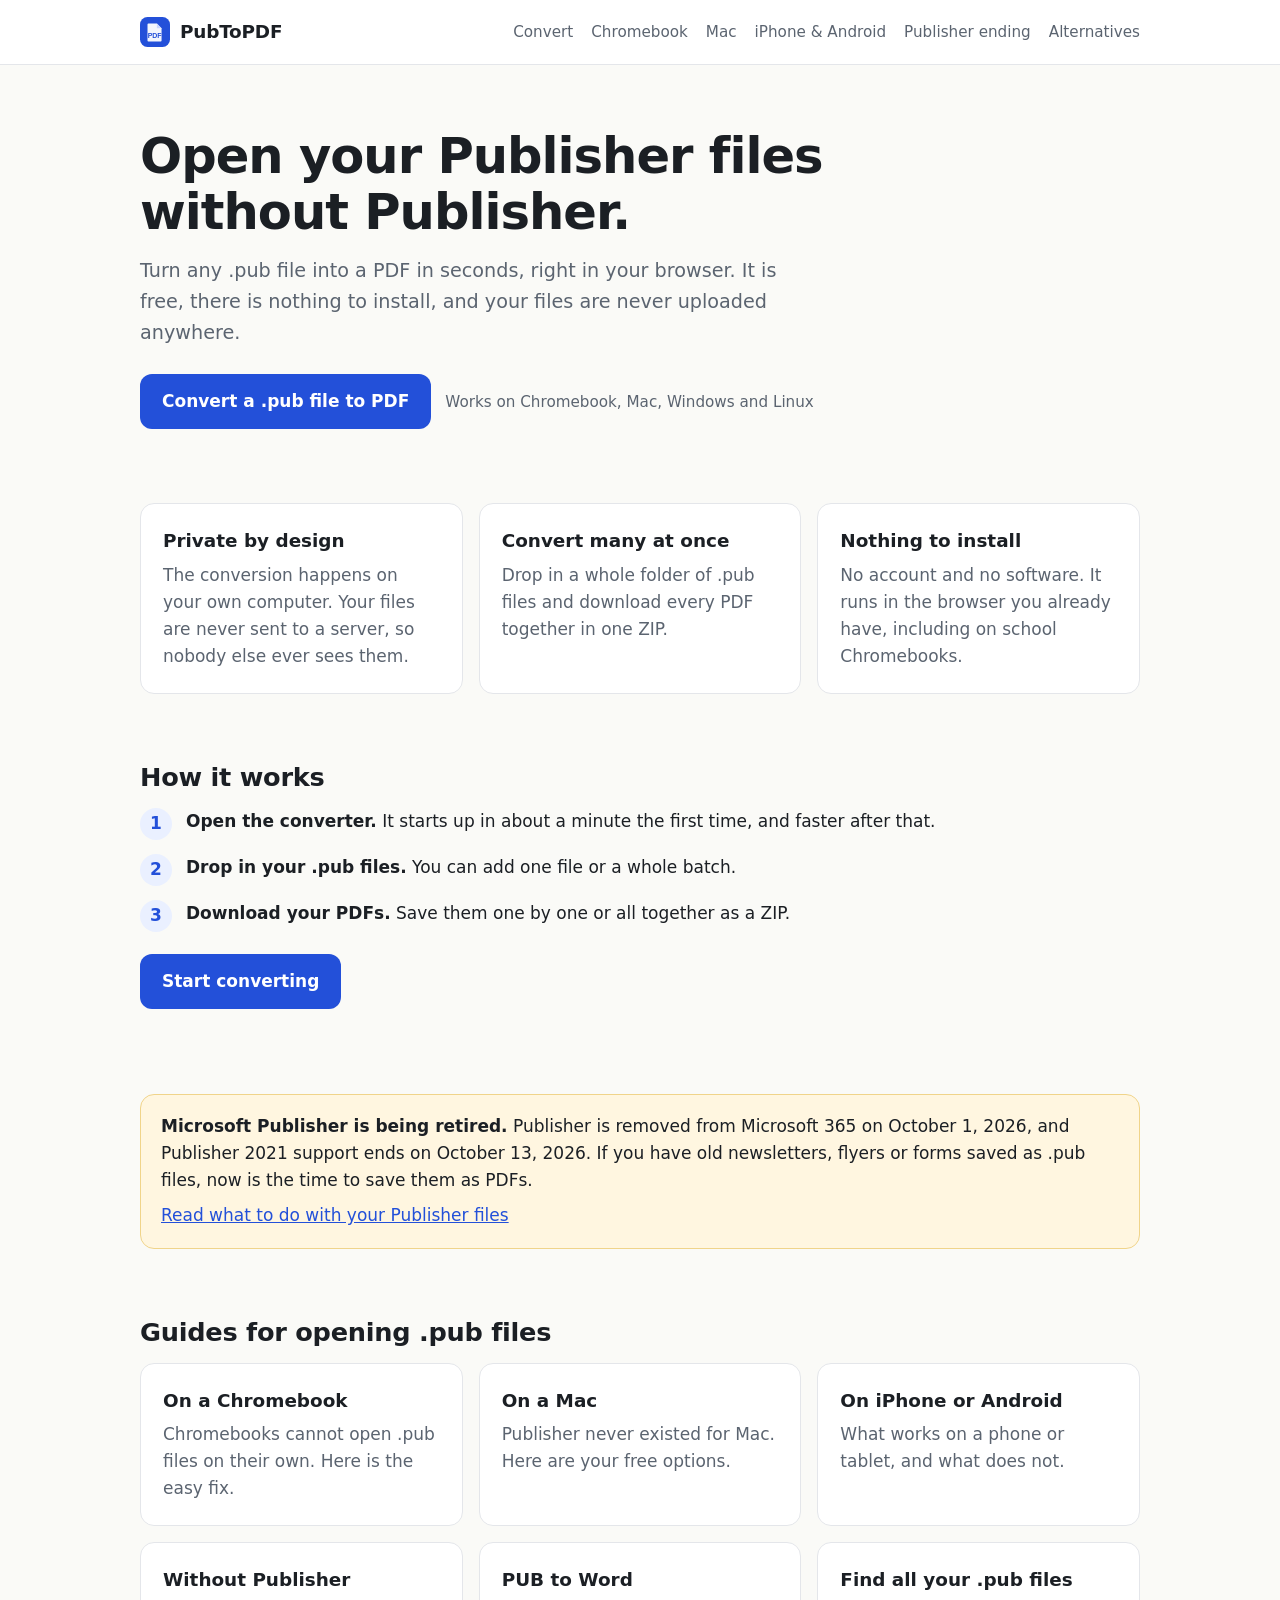
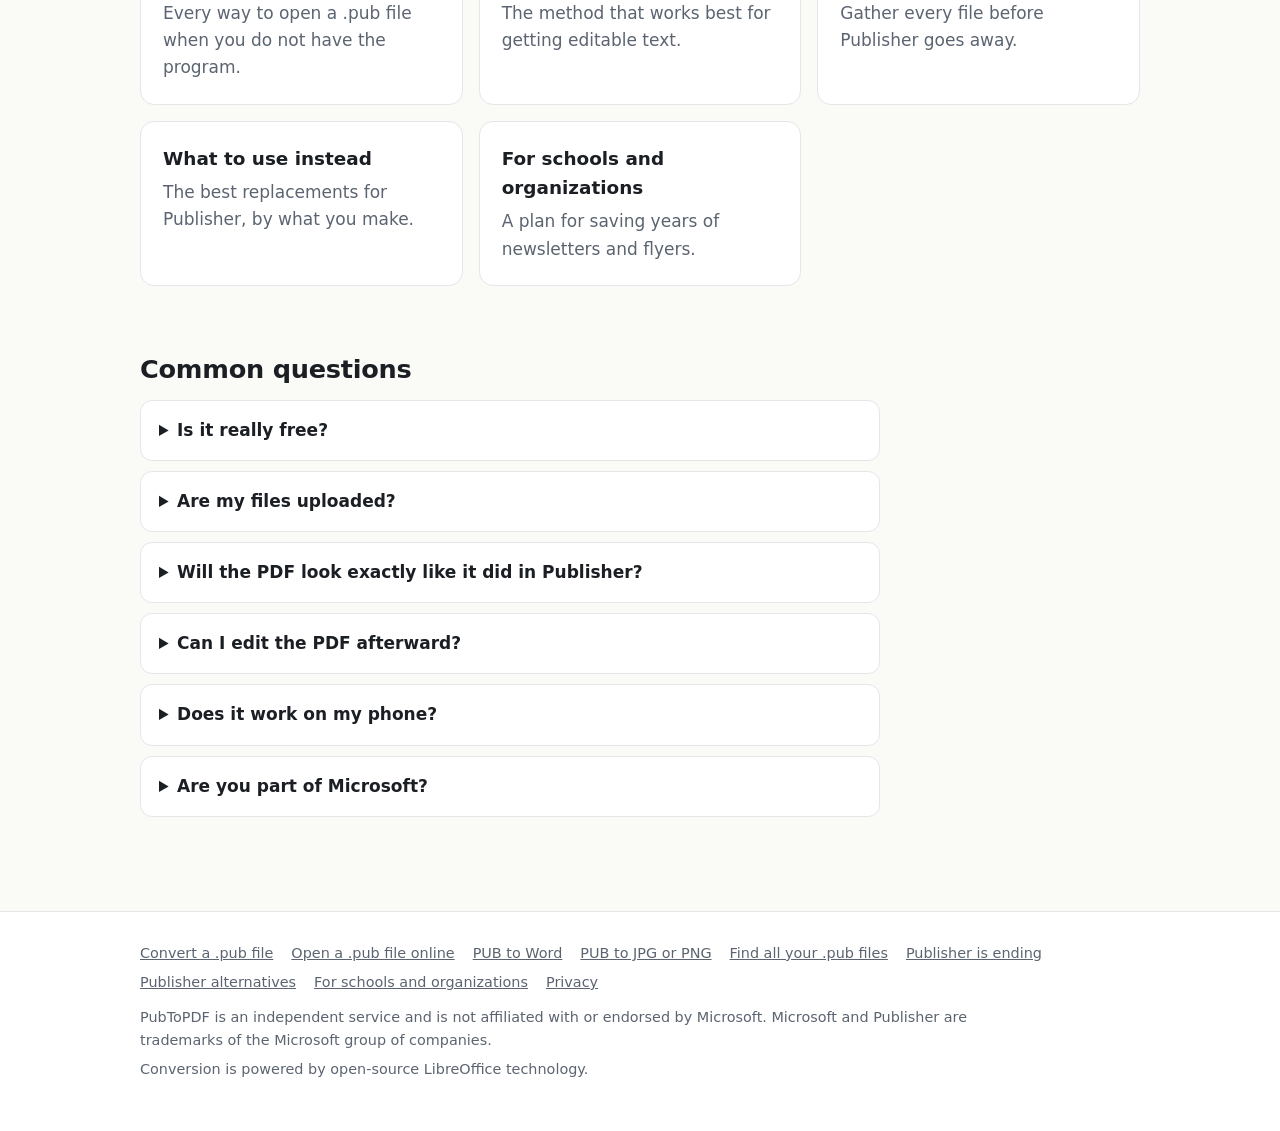
<file: index.html>
<!doctype html>
<html lang="en">
<head>
<meta charset="utf-8">
<meta name="viewport" content="width=device-width, initial-scale=1">
<title>Open and Convert Publisher (.pub) Files to PDF: Free and Private | PubToPDF</title>
<meta name="description" content="Convert Microsoft Publisher .pub files to PDF right in your browser. Free, no sign-up, and your files are never uploaded. Works on Chromebook, Mac, Windows and Linux.">
<meta property="og:title" content="Open and Convert Publisher (.pub) Files to PDF: Free and Private | PubToPDF">
<meta property="og:description" content="Convert Microsoft Publisher .pub files to PDF right in your browser. Free, no sign-up, and your files are never uploaded. Works on Chromebook, Mac, Windows and Linux.">
<meta property="og:type" content="website">
<meta property="og:site_name" content="PubToPDF">
<link rel="icon" href="assets/favicon.svg" type="image/svg+xml">
<link rel="stylesheet" href="assets/style.css">
<script type="application/ld+json">{"@context":"https://schema.org","@type":"WebApplication","name":"PubToPDF","url":"https://landolrian.github.io/pubtopdf/convert/","applicationCategory":"UtilitiesApplication","operatingSystem":"Any modern web browser","description":"Free, private converter that turns Microsoft Publisher .pub files into PDF inside your browser. Files are never uploaded.","offers":{"@type":"Offer","price":"0","priceCurrency":"USD"}}</script>
<script data-goatcounter="https://pubtopdf.goatcounter.com/count" async src="https://gc.zgo.at/count.js" crossorigin="anonymous"></script>
</head>
<body>
<header class="site-header">
  <div class="wrap">
    <a class="brand" href="./"><svg viewBox="0 0 32 32" aria-hidden="true"><rect width="32" height="32" rx="8" fill="#2350d9"/><path d="M9 7h9l5 5v13a1 1 0 0 1-1 1H9a1 1 0 0 1-1-1V8a1 1 0 0 1 1-1z" fill="#fff" opacity=".95"/><path d="M18 7v5h5" fill="#c9d6ff"/><text x="15.5" y="22.5" text-anchor="middle" font-family="Arial,sans-serif" font-weight="700" font-size="7.5" fill="#2350d9">PDF</text></svg><span>PubToPDF</span></a>
    <nav class="nav" aria-label="Main"><a href="convert/">Convert</a><a href="open-pub-file-on-chromebook/">Chromebook</a><a href="open-pub-file-on-mac/">Mac</a><a href="open-pub-file-on-iphone-android/">iPhone & Android</a><a href="publisher-shutting-down/">Publisher ending</a><a href="publisher-alternatives/">Alternatives</a></nav>
  </div>
</header>

<main>
<div class="wrap">
  <div class="hero">
    <h1>Open your Publisher files without Publisher.</h1>
    <p class="lead">Turn any .pub file into a PDF in seconds, right in your browser. It is free, there is nothing to install, and your files are never uploaded anywhere.</p>
    <div class="cta-row">
      <a class="btn" href="convert/">Convert a .pub file to PDF</a>
      <span class="cta-note">Works on Chromebook, Mac, Windows and Linux</span>
    </div>
  </div>

  <section>
    <div class="cards">
      <div class="card"><h3>Private by design</h3><p>The conversion happens on your own computer. Your files are never sent to a server, so nobody else ever sees them.</p></div>
      <div class="card"><h3>Convert many at once</h3><p>Drop in a whole folder of .pub files and download every PDF together in one ZIP.</p></div>
      <div class="card"><h3>Nothing to install</h3><p>No account and no software. It runs in the browser you already have, including on school Chromebooks.</p></div>
    </div>
  </section>

  <section>
    <h2>How it works</h2>
    <ol class="steps">
      <li><div><strong>Open the converter.</strong> It starts up in about a minute the first time, and faster after that.</div></li>
      <li><div><strong>Drop in your .pub files.</strong> You can add one file or a whole batch.</div></li>
      <li><div><strong>Download your PDFs.</strong> Save them one by one or all together as a ZIP.</div></li>
    </ol>
    <p style="margin-top:22px"><a class="btn" href="convert/">Start converting</a></p>
  </section>

  <section>
    <div class="notice">
      <p><strong>Microsoft Publisher is being retired.</strong> Publisher is removed from Microsoft 365 on October 1, 2026, and Publisher 2021 support ends on October 13, 2026. If you have old newsletters, flyers or forms saved as .pub files, now is the time to save them as PDFs.</p>
      <p><a href="publisher-shutting-down/">Read what to do with your Publisher files</a></p>
    </div>
  </section>

  <section>
    <h2>Guides for opening .pub files</h2>
    <div class="cards">
      <a class="card" href="open-pub-file-on-chromebook/" style="text-decoration:none;color:inherit"><h3>On a Chromebook</h3><p>Chromebooks cannot open .pub files on their own. Here is the easy fix.</p></a>
      <a class="card" href="open-pub-file-on-mac/" style="text-decoration:none;color:inherit"><h3>On a Mac</h3><p>Publisher never existed for Mac. Here are your free options.</p></a>
      <a class="card" href="open-pub-file-on-iphone-android/" style="text-decoration:none;color:inherit"><h3>On iPhone or Android</h3><p>What works on a phone or tablet, and what does not.</p></a>
      <a class="card" href="open-pub-file-online/" style="text-decoration:none;color:inherit"><h3>Without Publisher</h3><p>Every way to open a .pub file when you do not have the program.</p></a>
      <a class="card" href="convert-pub-to-word/" style="text-decoration:none;color:inherit"><h3>PUB to Word</h3><p>The method that works best for getting editable text.</p></a>
      <a class="card" href="find-all-pub-files/" style="text-decoration:none;color:inherit"><h3>Find all your .pub files</h3><p>Gather every file before Publisher goes away.</p></a>
      <a class="card" href="publisher-alternatives/" style="text-decoration:none;color:inherit"><h3>What to use instead</h3><p>The best replacements for Publisher, by what you make.</p></a>
      <a class="card" href="convert-old-publisher-files/" style="text-decoration:none;color:inherit"><h3>For schools and organizations</h3><p>A plan for saving years of newsletters and flyers.</p></a>
    </div>
  </section>

  <section class="narrow" style="padding-left:0">
    <h2>Common questions</h2>
    <details><summary>Is it really free?</summary><p>Yes. Converting .pub files to PDF is free, with no account and no watermark.</p></details>
    <details><summary>Are my files uploaded?</summary><p>No. The conversion runs entirely inside your browser, on your own device. Your files are never sent to us or to anyone else.</p></details>
    <details><summary>Will the PDF look exactly like it did in Publisher?</summary><p>Usually it looks very close. Layout, colors, shapes and pictures carry over. If a font from the original file is not available, a similar font is used instead, so text can shift slightly. Special effects such as WordArt may not carry over. Always look over the PDF before you rely on it.</p></details>
    <details><summary>Can I edit the PDF afterward?</summary><p>A PDF is meant for viewing and printing, not editing. If you need to keep editing the design, the free LibreOffice program can open .pub files directly, and Word or Canva are good places to rebuild a design.</p></details>
    <details><summary>Does it work on my phone?</summary><p>It works best on a computer or Chromebook. Phones and tablets often do not have enough memory for the converter. See our <a href="open-pub-file-on-iphone-android/">phone and tablet guide</a>.</p></details>
    <details><summary>Are you part of Microsoft?</summary><p>No. PubToPDF is an independent service and is not affiliated with Microsoft.</p></details>
  </section>
</div>
</main>
<footer class="site-footer">
  <div class="wrap">
    <div class="links">
      <a href="convert/">Convert a .pub file</a>
      <a href="open-pub-file-online/">Open a .pub file online</a>
      <a href="convert-pub-to-word/">PUB to Word</a>
      <a href="convert-pub-to-jpg-png/">PUB to JPG or PNG</a>
      <a href="find-all-pub-files/">Find all your .pub files</a>
      <a href="publisher-shutting-down/">Publisher is ending</a>
      <a href="publisher-alternatives/">Publisher alternatives</a>
      <a href="convert-old-publisher-files/">For schools and organizations</a>
      <a href="privacy/">Privacy</a>
    </div>
    <p>PubToPDF is an independent service and is not affiliated with or endorsed by Microsoft. Microsoft and Publisher are trademarks of the Microsoft group of companies.</p>
    <p>Conversion is powered by open-source LibreOffice technology.</p>
  </div>
</footer>
</body>
</html>
</file>
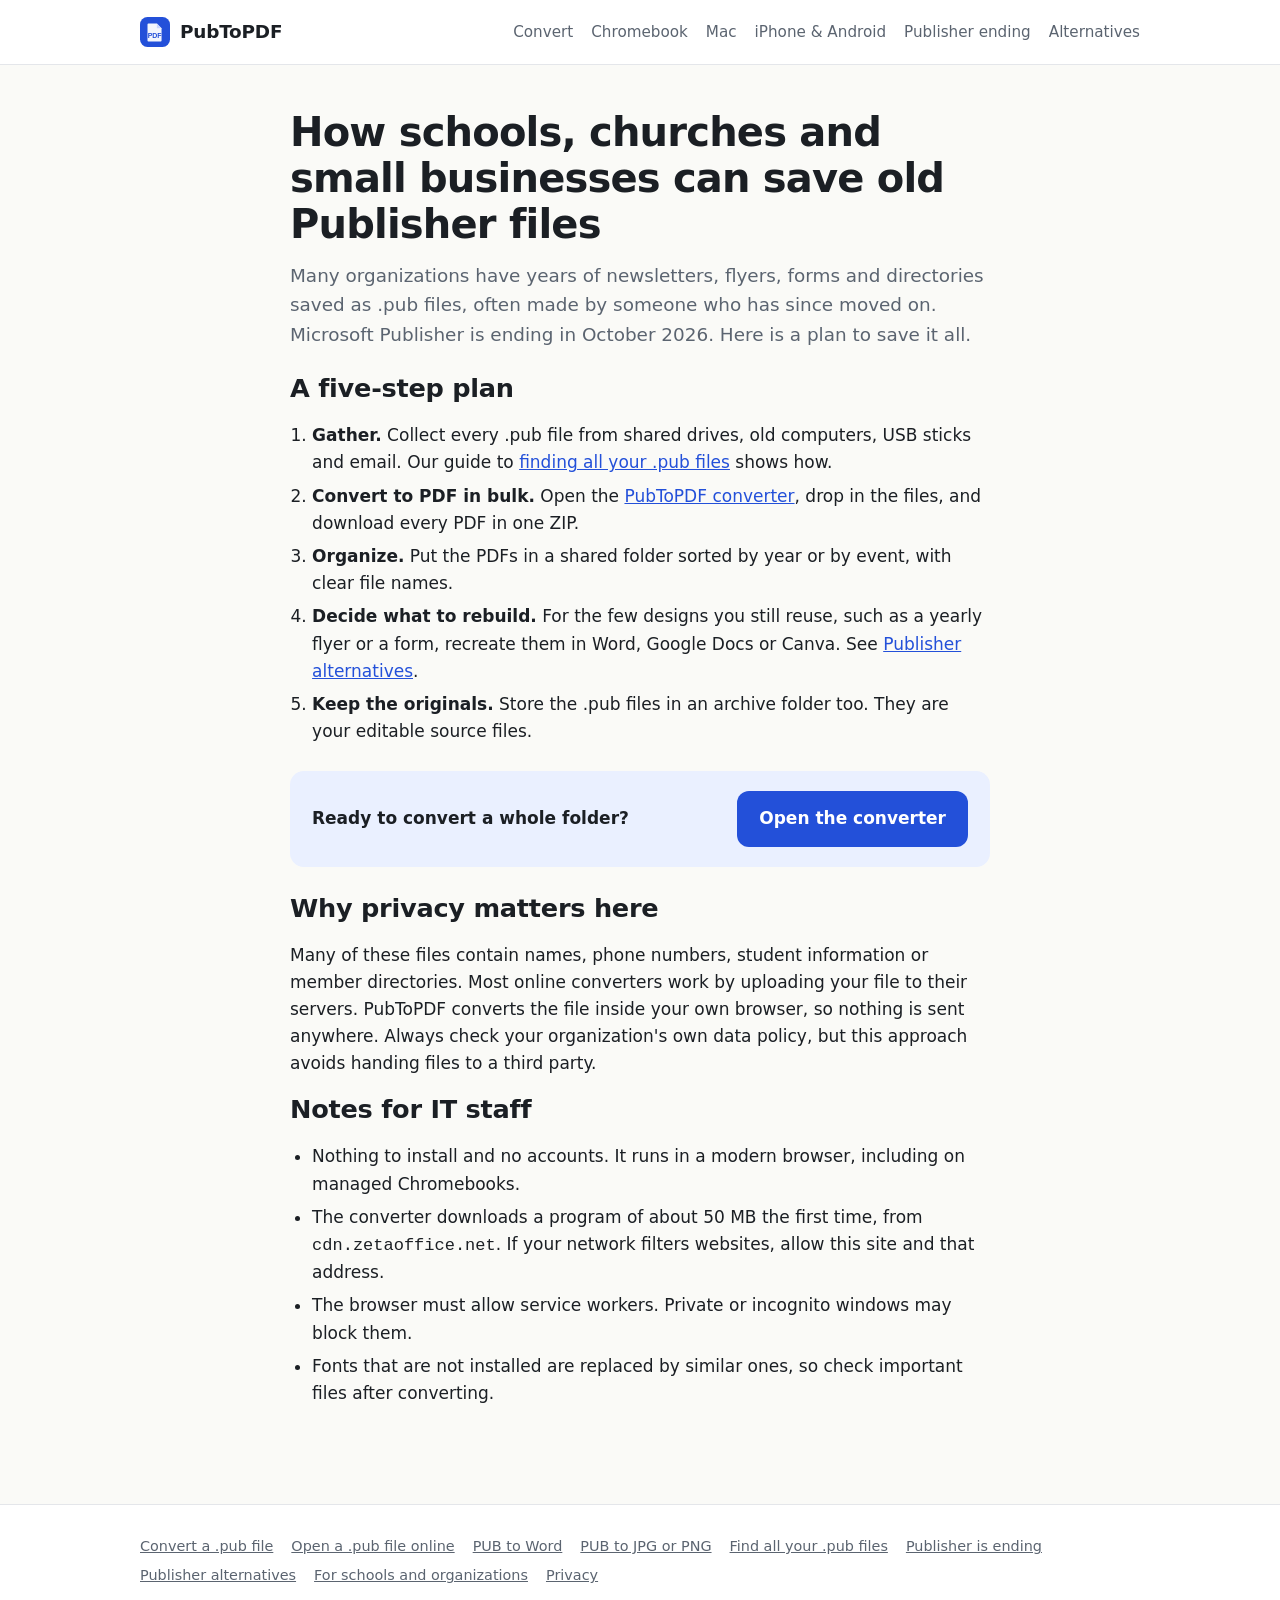
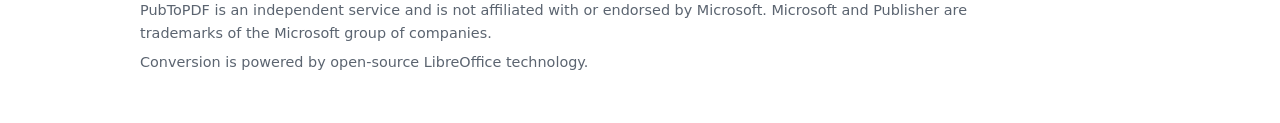
<file: convert-old-publisher-files/index.html>
<!doctype html>
<html lang="en">
<head>
<meta charset="utf-8">
<meta name="viewport" content="width=device-width, initial-scale=1">
<title>How Schools, Churches and Small Businesses Can Save Old Publisher Files | PubToPDF</title>
<meta name="description" content="A simple plan for saving years of Publisher newsletters, flyers and forms as PDFs before Publisher shuts down, without uploading private files anywhere.">
<meta property="og:title" content="How Schools, Churches and Small Businesses Can Save Old Publisher Files | PubToPDF">
<meta property="og:description" content="A simple plan for saving years of Publisher newsletters, flyers and forms as PDFs before Publisher shuts down, without uploading private files anywhere.">
<meta property="og:type" content="website">
<meta property="og:site_name" content="PubToPDF">
<link rel="icon" href="../assets/favicon.svg" type="image/svg+xml">
<link rel="stylesheet" href="../assets/style.css">

<script data-goatcounter="https://pubtopdf.goatcounter.com/count" async src="https://gc.zgo.at/count.js" crossorigin="anonymous"></script>
</head>
<body>
<header class="site-header">
  <div class="wrap">
    <a class="brand" href="../"><svg viewBox="0 0 32 32" aria-hidden="true"><rect width="32" height="32" rx="8" fill="#2350d9"/><path d="M9 7h9l5 5v13a1 1 0 0 1-1 1H9a1 1 0 0 1-1-1V8a1 1 0 0 1 1-1z" fill="#fff" opacity=".95"/><path d="M18 7v5h5" fill="#c9d6ff"/><text x="15.5" y="22.5" text-anchor="middle" font-family="Arial,sans-serif" font-weight="700" font-size="7.5" fill="#2350d9">PDF</text></svg><span>PubToPDF</span></a>
    <nav class="nav" aria-label="Main"><a href="../convert/">Convert</a><a href="../open-pub-file-on-chromebook/">Chromebook</a><a href="../open-pub-file-on-mac/">Mac</a><a href="../open-pub-file-on-iphone-android/">iPhone & Android</a><a href="../publisher-shutting-down/">Publisher ending</a><a href="../publisher-alternatives/">Alternatives</a></nav>
  </div>
</header>

<main>
<div class="wrap narrow">
<article class="article">
  <h1>How schools, churches and small businesses can save old Publisher files</h1>
  <p class="lead">Many organizations have years of newsletters, flyers, forms and directories saved as .pub files, often made by someone who has since moved on. Microsoft Publisher is ending in October 2026. Here is a plan to save it all.</p>

  <h2>A five-step plan</h2>
  <ol>
    <li><strong>Gather.</strong> Collect every .pub file from shared drives, old computers, USB sticks and email. Our guide to <a href="../find-all-pub-files/">finding all your .pub files</a> shows how.</li>
    <li><strong>Convert to PDF in bulk.</strong> Open the <a href="../convert/">PubToPDF converter</a>, drop in the files, and download every PDF in one ZIP.</li>
    <li><strong>Organize.</strong> Put the PDFs in a shared folder sorted by year or by event, with clear file names.</li>
    <li><strong>Decide what to rebuild.</strong> For the few designs you still reuse, such as a yearly flyer or a form, recreate them in Word, Google Docs or Canva. See <a href="../publisher-alternatives/">Publisher alternatives</a>.</li>
    <li><strong>Keep the originals.</strong> Store the .pub files in an archive folder too. They are your editable source files.</li>
  </ol>
  <div class="callout"><p>Ready to convert a whole folder?</p><a class="btn" href="../convert/">Open the converter</a></div>

  <h2>Why privacy matters here</h2>
  <p>Many of these files contain names, phone numbers, student information or member directories. Most online converters work by uploading your file to their servers. PubToPDF converts the file inside your own browser, so nothing is sent anywhere. Always check your organization's own data policy, but this approach avoids handing files to a third party.</p>

  <h2>Notes for IT staff</h2>
  <ul>
    <li>Nothing to install and no accounts. It runs in a modern browser, including on managed Chromebooks.</li>
    <li>The converter downloads a program of about 50 MB the first time, from <code>cdn.zetaoffice.net</code>. If your network filters websites, allow this site and that address.</li>
    <li>The browser must allow service workers. Private or incognito windows may block them.</li>
    <li>Fonts that are not installed are replaced by similar ones, so check important files after converting.</li>
  </ul>
</article>
</div>
</main>
<footer class="site-footer">
  <div class="wrap">
    <div class="links">
      <a href="../convert/">Convert a .pub file</a>
      <a href="../open-pub-file-online/">Open a .pub file online</a>
      <a href="../convert-pub-to-word/">PUB to Word</a>
      <a href="../convert-pub-to-jpg-png/">PUB to JPG or PNG</a>
      <a href="../find-all-pub-files/">Find all your .pub files</a>
      <a href="../publisher-shutting-down/">Publisher is ending</a>
      <a href="../publisher-alternatives/">Publisher alternatives</a>
      <a href="../convert-old-publisher-files/">For schools and organizations</a>
      <a href="../privacy/">Privacy</a>
    </div>
    <p>PubToPDF is an independent service and is not affiliated with or endorsed by Microsoft. Microsoft and Publisher are trademarks of the Microsoft group of companies.</p>
    <p>Conversion is powered by open-source LibreOffice technology.</p>
  </div>
</footer>
</body>
</html>
</file>
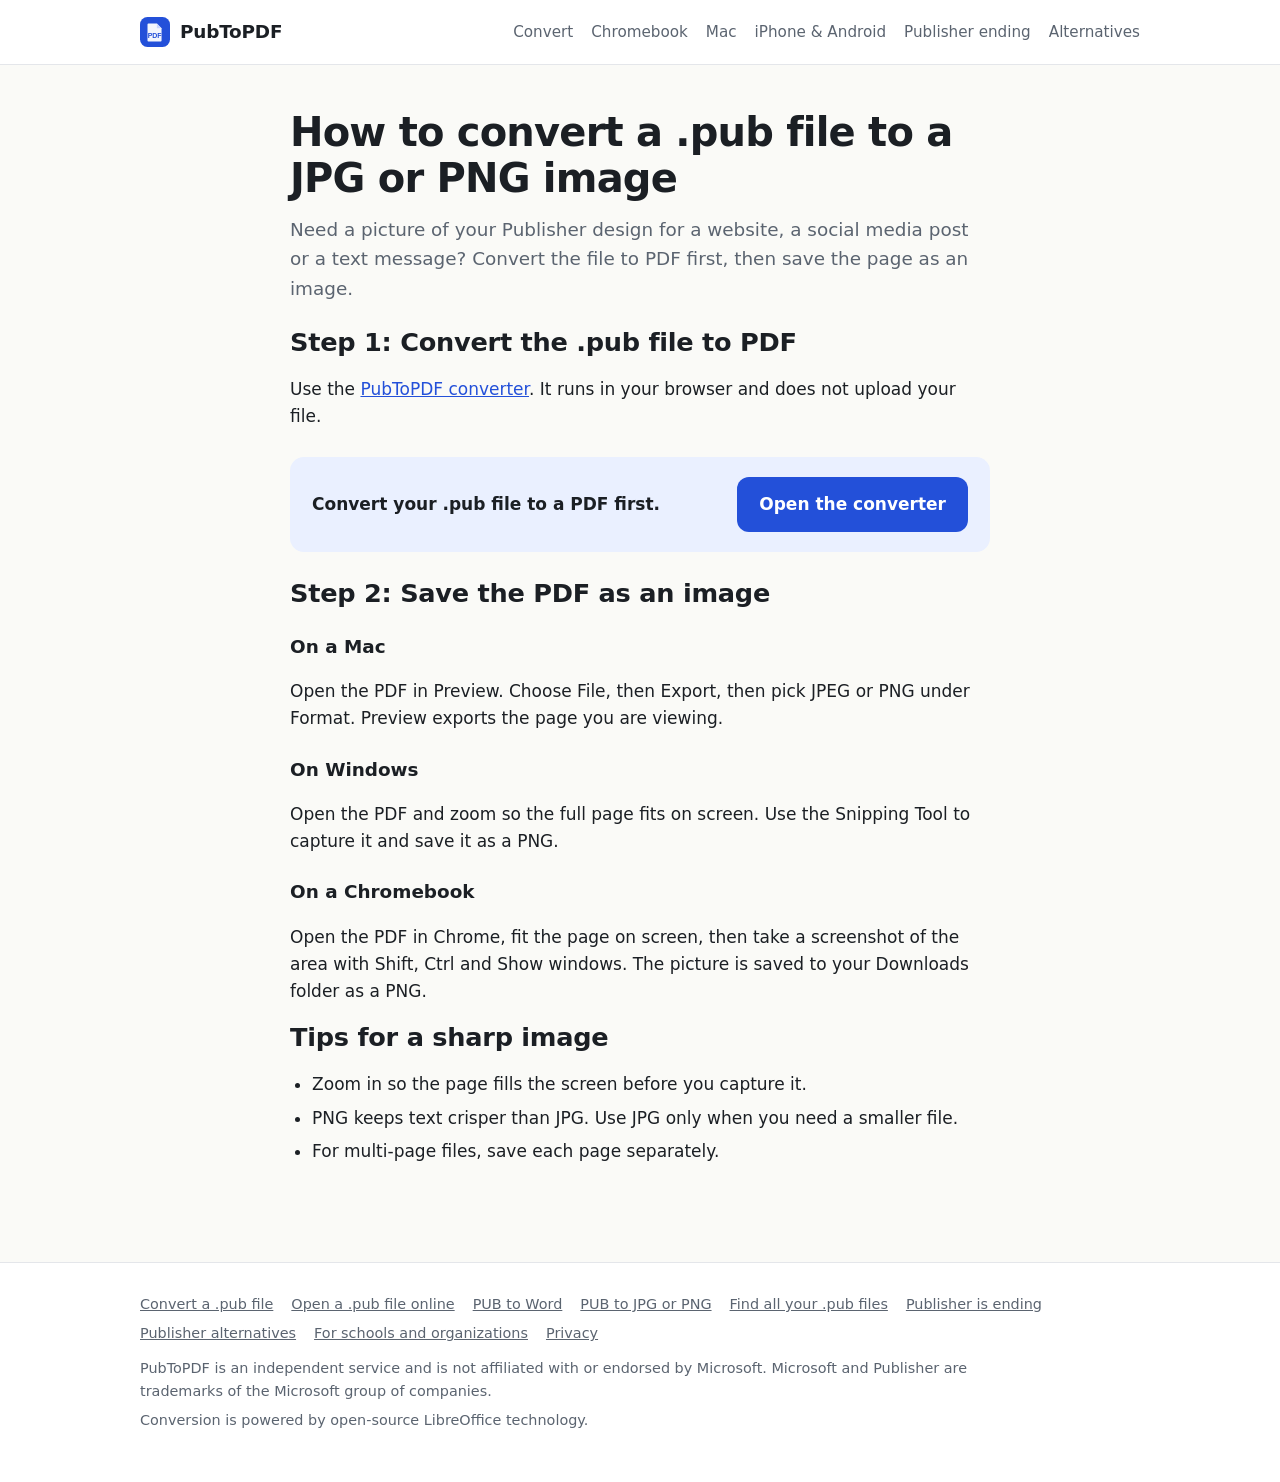
<file: convert-pub-to-jpg-png/index.html>
<!doctype html>
<html lang="en">
<head>
<meta charset="utf-8">
<meta name="viewport" content="width=device-width, initial-scale=1">
<title>How to Convert PUB to JPG or PNG (Free) | PubToPDF</title>
<meta name="description" content="Turn a Microsoft Publisher .pub file into a JPG or PNG picture. Convert to PDF first, then save the page as an image on Mac, Windows or Chromebook.">
<meta property="og:title" content="How to Convert PUB to JPG or PNG (Free) | PubToPDF">
<meta property="og:description" content="Turn a Microsoft Publisher .pub file into a JPG or PNG picture. Convert to PDF first, then save the page as an image on Mac, Windows or Chromebook.">
<meta property="og:type" content="website">
<meta property="og:site_name" content="PubToPDF">
<link rel="icon" href="../assets/favicon.svg" type="image/svg+xml">
<link rel="stylesheet" href="../assets/style.css">

<script data-goatcounter="https://pubtopdf.goatcounter.com/count" async src="https://gc.zgo.at/count.js" crossorigin="anonymous"></script>
</head>
<body>
<header class="site-header">
  <div class="wrap">
    <a class="brand" href="../"><svg viewBox="0 0 32 32" aria-hidden="true"><rect width="32" height="32" rx="8" fill="#2350d9"/><path d="M9 7h9l5 5v13a1 1 0 0 1-1 1H9a1 1 0 0 1-1-1V8a1 1 0 0 1 1-1z" fill="#fff" opacity=".95"/><path d="M18 7v5h5" fill="#c9d6ff"/><text x="15.5" y="22.5" text-anchor="middle" font-family="Arial,sans-serif" font-weight="700" font-size="7.5" fill="#2350d9">PDF</text></svg><span>PubToPDF</span></a>
    <nav class="nav" aria-label="Main"><a href="../convert/">Convert</a><a href="../open-pub-file-on-chromebook/">Chromebook</a><a href="../open-pub-file-on-mac/">Mac</a><a href="../open-pub-file-on-iphone-android/">iPhone & Android</a><a href="../publisher-shutting-down/">Publisher ending</a><a href="../publisher-alternatives/">Alternatives</a></nav>
  </div>
</header>

<main>
<div class="wrap narrow">
<article class="article">
  <h1>How to convert a .pub file to a JPG or PNG image</h1>
  <p class="lead">Need a picture of your Publisher design for a website, a social media post or a text message? Convert the file to PDF first, then save the page as an image.</p>

  <h2>Step 1: Convert the .pub file to PDF</h2>
  <p>Use the <a href="../convert/">PubToPDF converter</a>. It runs in your browser and does not upload your file.</p>
  <div class="callout"><p>Convert your .pub file to a PDF first.</p><a class="btn" href="../convert/">Open the converter</a></div>

  <h2>Step 2: Save the PDF as an image</h2>
  <h3>On a Mac</h3>
  <p>Open the PDF in Preview. Choose File, then Export, then pick JPEG or PNG under Format. Preview exports the page you are viewing.</p>
  <h3>On Windows</h3>
  <p>Open the PDF and zoom so the full page fits on screen. Use the Snipping Tool to capture it and save it as a PNG.</p>
  <h3>On a Chromebook</h3>
  <p>Open the PDF in Chrome, fit the page on screen, then take a screenshot of the area with Shift, Ctrl and Show windows. The picture is saved to your Downloads folder as a PNG.</p>

  <h2>Tips for a sharp image</h2>
  <ul>
    <li>Zoom in so the page fills the screen before you capture it.</li>
    <li>PNG keeps text crisper than JPG. Use JPG only when you need a smaller file.</li>
    <li>For multi-page files, save each page separately.</li>
  </ul>
</article>
</div>
</main>
<footer class="site-footer">
  <div class="wrap">
    <div class="links">
      <a href="../convert/">Convert a .pub file</a>
      <a href="../open-pub-file-online/">Open a .pub file online</a>
      <a href="../convert-pub-to-word/">PUB to Word</a>
      <a href="../convert-pub-to-jpg-png/">PUB to JPG or PNG</a>
      <a href="../find-all-pub-files/">Find all your .pub files</a>
      <a href="../publisher-shutting-down/">Publisher is ending</a>
      <a href="../publisher-alternatives/">Publisher alternatives</a>
      <a href="../convert-old-publisher-files/">For schools and organizations</a>
      <a href="../privacy/">Privacy</a>
    </div>
    <p>PubToPDF is an independent service and is not affiliated with or endorsed by Microsoft. Microsoft and Publisher are trademarks of the Microsoft group of companies.</p>
    <p>Conversion is powered by open-source LibreOffice technology.</p>
  </div>
</footer>
</body>
</html>
</file>
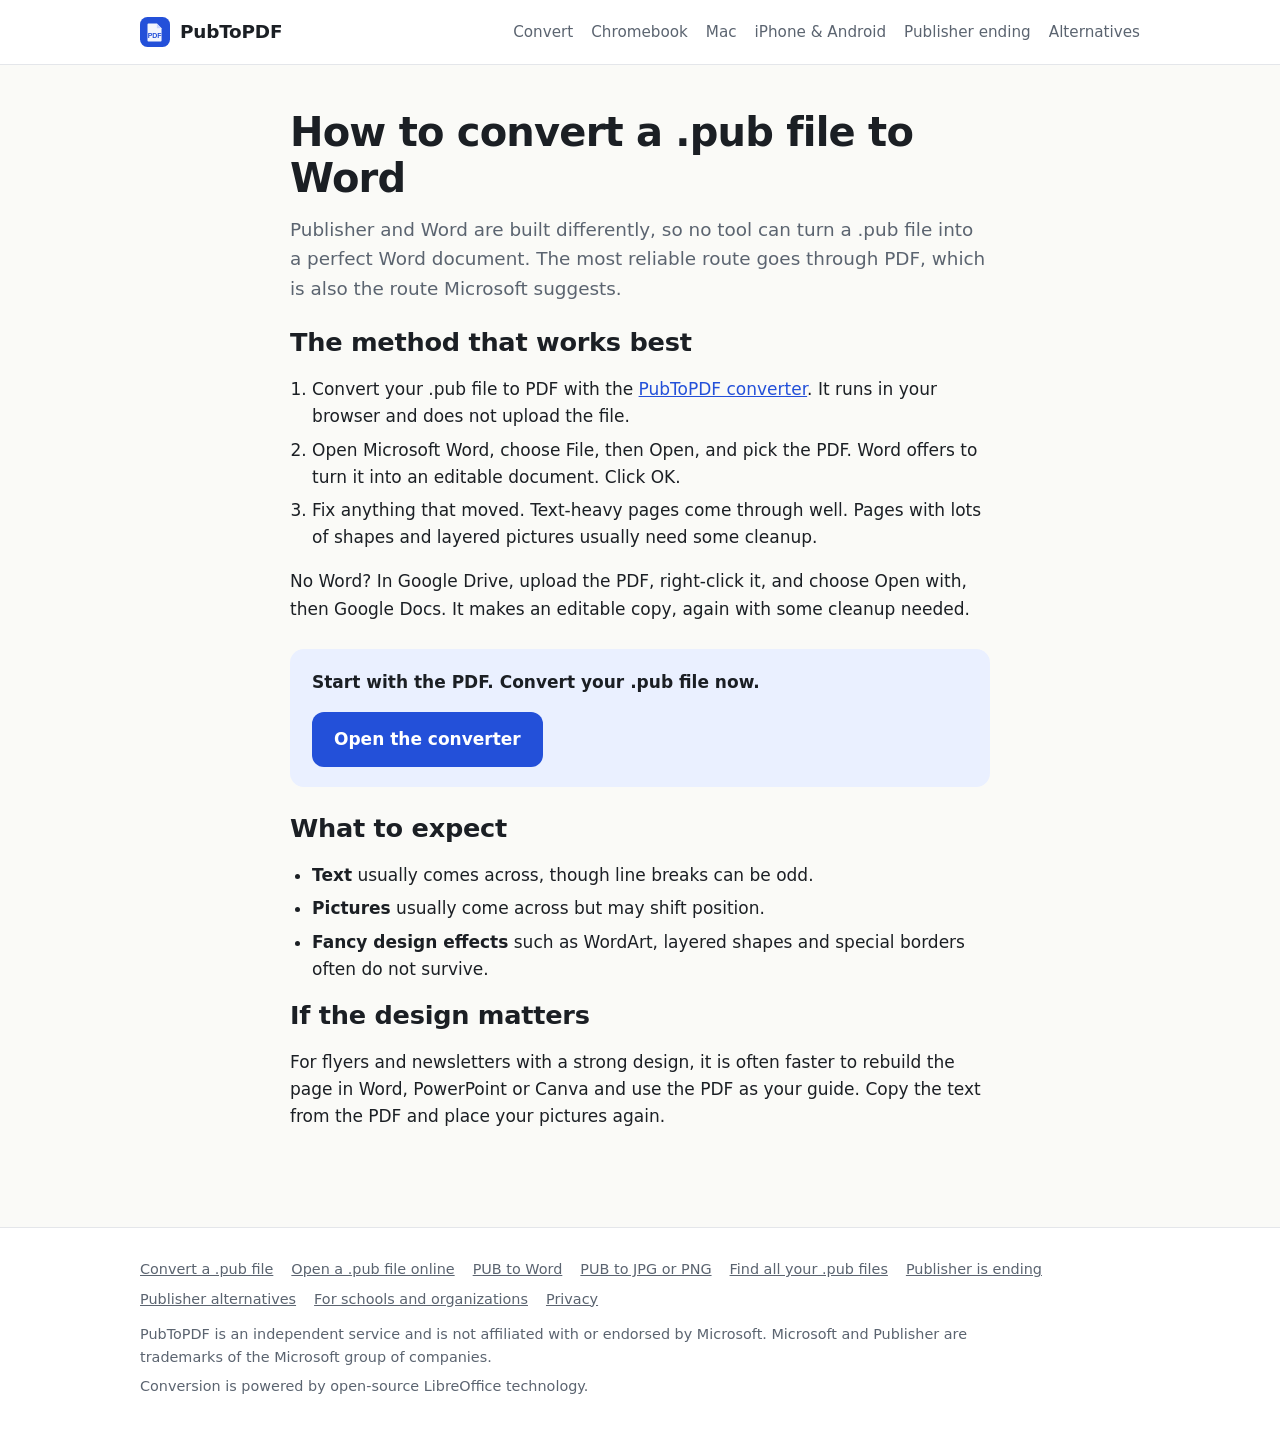
<file: convert-pub-to-word/index.html>
<!doctype html>
<html lang="en">
<head>
<meta charset="utf-8">
<meta name="viewport" content="width=device-width, initial-scale=1">
<title>How to Convert PUB to Word (DOCX): What Works | PubToPDF</title>
<meta name="description" content="There is no perfect one-click way to turn a Publisher .pub file into Word. Here is the method that works best, and what to expect from the result.">
<meta property="og:title" content="How to Convert PUB to Word (DOCX): What Works | PubToPDF">
<meta property="og:description" content="There is no perfect one-click way to turn a Publisher .pub file into Word. Here is the method that works best, and what to expect from the result.">
<meta property="og:type" content="website">
<meta property="og:site_name" content="PubToPDF">
<link rel="icon" href="../assets/favicon.svg" type="image/svg+xml">
<link rel="stylesheet" href="../assets/style.css">

<script data-goatcounter="https://pubtopdf.goatcounter.com/count" async src="https://gc.zgo.at/count.js" crossorigin="anonymous"></script>
</head>
<body>
<header class="site-header">
  <div class="wrap">
    <a class="brand" href="../"><svg viewBox="0 0 32 32" aria-hidden="true"><rect width="32" height="32" rx="8" fill="#2350d9"/><path d="M9 7h9l5 5v13a1 1 0 0 1-1 1H9a1 1 0 0 1-1-1V8a1 1 0 0 1 1-1z" fill="#fff" opacity=".95"/><path d="M18 7v5h5" fill="#c9d6ff"/><text x="15.5" y="22.5" text-anchor="middle" font-family="Arial,sans-serif" font-weight="700" font-size="7.5" fill="#2350d9">PDF</text></svg><span>PubToPDF</span></a>
    <nav class="nav" aria-label="Main"><a href="../convert/">Convert</a><a href="../open-pub-file-on-chromebook/">Chromebook</a><a href="../open-pub-file-on-mac/">Mac</a><a href="../open-pub-file-on-iphone-android/">iPhone & Android</a><a href="../publisher-shutting-down/">Publisher ending</a><a href="../publisher-alternatives/">Alternatives</a></nav>
  </div>
</header>

<main>
<div class="wrap narrow">
<article class="article">
  <h1>How to convert a .pub file to Word</h1>
  <p class="lead">Publisher and Word are built differently, so no tool can turn a .pub file into a perfect Word document. The most reliable route goes through PDF, which is also the route Microsoft suggests.</p>

  <h2>The method that works best</h2>
  <ol>
    <li>Convert your .pub file to PDF with the <a href="../convert/">PubToPDF converter</a>. It runs in your browser and does not upload the file.</li>
    <li>Open Microsoft Word, choose File, then Open, and pick the PDF. Word offers to turn it into an editable document. Click OK.</li>
    <li>Fix anything that moved. Text-heavy pages come through well. Pages with lots of shapes and layered pictures usually need some cleanup.</li>
  </ol>
  <p>No Word? In Google Drive, upload the PDF, right-click it, and choose Open with, then Google Docs. It makes an editable copy, again with some cleanup needed.</p>
  <div class="callout"><p>Start with the PDF. Convert your .pub file now.</p><a class="btn" href="../convert/">Open the converter</a></div>

  <h2>What to expect</h2>
  <ul>
    <li><strong>Text</strong> usually comes across, though line breaks can be odd.</li>
    <li><strong>Pictures</strong> usually come across but may shift position.</li>
    <li><strong>Fancy design effects</strong> such as WordArt, layered shapes and special borders often do not survive.</li>
  </ul>

  <h2>If the design matters</h2>
  <p>For flyers and newsletters with a strong design, it is often faster to rebuild the page in Word, PowerPoint or Canva and use the PDF as your guide. Copy the text from the PDF and place your pictures again.</p>
</article>
</div>
</main>
<footer class="site-footer">
  <div class="wrap">
    <div class="links">
      <a href="../convert/">Convert a .pub file</a>
      <a href="../open-pub-file-online/">Open a .pub file online</a>
      <a href="../convert-pub-to-word/">PUB to Word</a>
      <a href="../convert-pub-to-jpg-png/">PUB to JPG or PNG</a>
      <a href="../find-all-pub-files/">Find all your .pub files</a>
      <a href="../publisher-shutting-down/">Publisher is ending</a>
      <a href="../publisher-alternatives/">Publisher alternatives</a>
      <a href="../convert-old-publisher-files/">For schools and organizations</a>
      <a href="../privacy/">Privacy</a>
    </div>
    <p>PubToPDF is an independent service and is not affiliated with or endorsed by Microsoft. Microsoft and Publisher are trademarks of the Microsoft group of companies.</p>
    <p>Conversion is powered by open-source LibreOffice technology.</p>
  </div>
</footer>
</body>
</html>
</file>
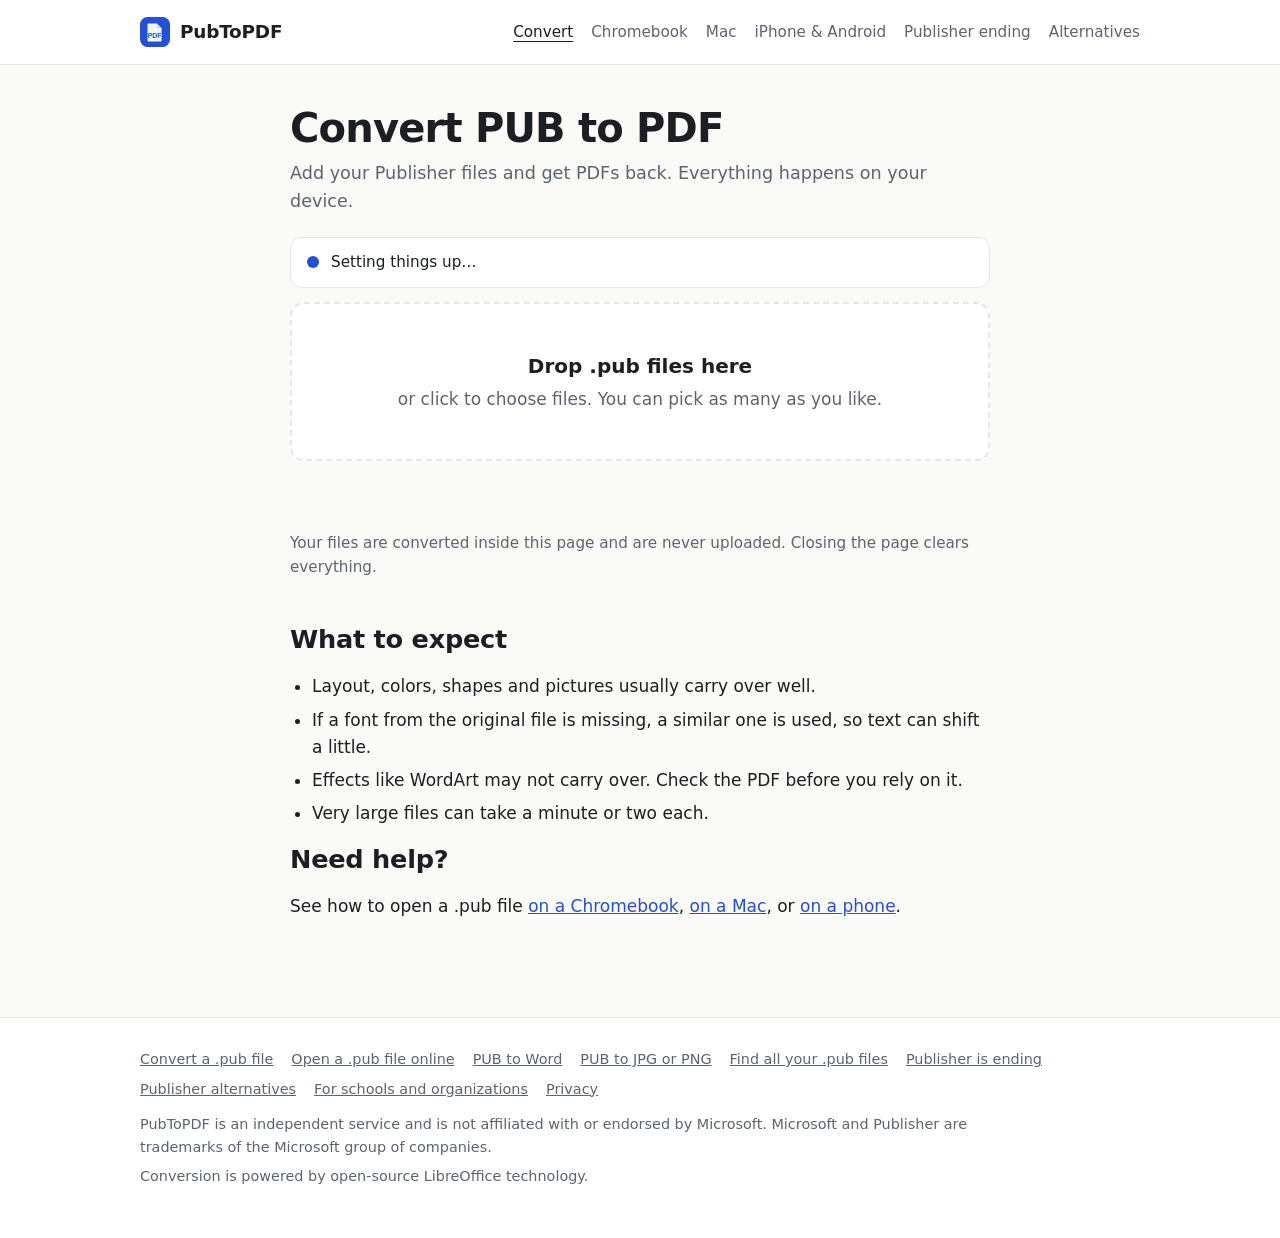
<file: convert/index.html>
<!doctype html>
<html lang="en">
<head>
<meta charset="utf-8">
<meta name="viewport" content="width=device-width, initial-scale=1">
<title>Convert PUB to PDF: Free, Private, No Upload | PubToPDF</title>
<meta name="description" content="Convert Microsoft Publisher .pub files to PDF in your browser. Free, no sign-up, and your files never leave your device. Convert one file or a whole batch.">
<meta property="og:title" content="Convert PUB to PDF: Free, Private, No Upload | PubToPDF">
<meta property="og:description" content="Convert Microsoft Publisher .pub files to PDF in your browser. Free, no sign-up, and your files never leave your device. Convert one file or a whole batch.">
<meta property="og:type" content="website">
<meta property="og:site_name" content="PubToPDF">
<link rel="icon" href="../assets/favicon.svg" type="image/svg+xml">
<link rel="stylesheet" href="../assets/style.css">
<script type="application/ld+json">{"@context":"https://schema.org","@type":"WebApplication","name":"PubToPDF","url":"https://landolrian.github.io/pubtopdf/convert/","applicationCategory":"UtilitiesApplication","operatingSystem":"Any modern web browser","description":"Free, private converter that turns Microsoft Publisher .pub files into PDF inside your browser. Files are never uploaded.","offers":{"@type":"Offer","price":"0","priceCurrency":"USD"}}</script>
<script>window.coi = { coepCredentialless: function () { return false; }, quiet: true };</script>
<script src="coi-serviceworker.js"></script>
<script type="module" src="app.js"></script>
<script>if (self.crossOriginIsolated) { var gc = document.createElement('script'); gc.async = true; gc.crossOrigin = 'anonymous'; gc.dataset.goatcounter = 'https://pubtopdf.goatcounter.com/count'; gc.src = 'https://gc.zgo.at/count.js'; document.head.appendChild(gc); }</script>
</head>
<body>
<header class="site-header">
  <div class="wrap">
    <a class="brand" href="../"><svg viewBox="0 0 32 32" aria-hidden="true"><rect width="32" height="32" rx="8" fill="#2350d9"/><path d="M9 7h9l5 5v13a1 1 0 0 1-1 1H9a1 1 0 0 1-1-1V8a1 1 0 0 1 1-1z" fill="#fff" opacity=".95"/><path d="M18 7v5h5" fill="#c9d6ff"/><text x="15.5" y="22.5" text-anchor="middle" font-family="Arial,sans-serif" font-weight="700" font-size="7.5" fill="#2350d9">PDF</text></svg><span>PubToPDF</span></a>
    <nav class="nav" aria-label="Main"><a href="../convert/" aria-current="page">Convert</a><a href="../open-pub-file-on-chromebook/">Chromebook</a><a href="../open-pub-file-on-mac/">Mac</a><a href="../open-pub-file-on-iphone-android/">iPhone & Android</a><a href="../publisher-shutting-down/">Publisher ending</a><a href="../publisher-alternatives/">Alternatives</a></nav>
  </div>
</header>

<main>
<div class="wrap narrow">
  <div class="tool">
    <h1>Convert PUB to PDF</h1>
    <p class="lead">Add your Publisher files and get PDFs back. Everything happens on your device.</p>

    <canvas id="qtcanvas" style="display:none"></canvas>
    <div class="engine" id="engine" data-state="loading" role="status" aria-live="polite"><span class="dot"></span><span id="engine-text">Setting things up…</span></div>

    <label class="drop" id="drop">
      <strong>Drop .pub files here</strong>
      <span>or click to choose files. You can pick as many as you like.</span>
      <input type="file" id="picker" multiple>
    </label>
    <p class="msg" id="msg" role="alert"></p>

    <ul class="files" id="files" aria-live="polite"></ul>
    <div class="toolbar" id="toolbar" hidden><button class="btn" id="zip-all" type="button">Download all PDFs (ZIP)</button></div>

    <p class="privacy-line">Your files are converted inside this page and are never uploaded. Closing the page clears everything.</p>
  </div>

  <div class="article" style="padding-top:20px">
    <h2>What to expect</h2>
    <ul>
      <li>Layout, colors, shapes and pictures usually carry over well.</li>
      <li>If a font from the original file is missing, a similar one is used, so text can shift a little.</li>
      <li>Effects like WordArt may not carry over. Check the PDF before you rely on it.</li>
      <li>Very large files can take a minute or two each.</li>
    </ul>
    <h2>Need help?</h2>
    <p>See how to open a .pub file <a href="../open-pub-file-on-chromebook/">on a Chromebook</a>, <a href="../open-pub-file-on-mac/">on a Mac</a>, or <a href="../open-pub-file-on-iphone-android/">on a phone</a>.</p>
  </div>
</div>
</main>
<footer class="site-footer">
  <div class="wrap">
    <div class="links">
      <a href="../convert/">Convert a .pub file</a>
      <a href="../open-pub-file-online/">Open a .pub file online</a>
      <a href="../convert-pub-to-word/">PUB to Word</a>
      <a href="../convert-pub-to-jpg-png/">PUB to JPG or PNG</a>
      <a href="../find-all-pub-files/">Find all your .pub files</a>
      <a href="../publisher-shutting-down/">Publisher is ending</a>
      <a href="../publisher-alternatives/">Publisher alternatives</a>
      <a href="../convert-old-publisher-files/">For schools and organizations</a>
      <a href="../privacy/">Privacy</a>
    </div>
    <p>PubToPDF is an independent service and is not affiliated with or endorsed by Microsoft. Microsoft and Publisher are trademarks of the Microsoft group of companies.</p>
    <p>Conversion is powered by open-source LibreOffice technology.</p>
  </div>
</footer>
</body>
</html>
</file>
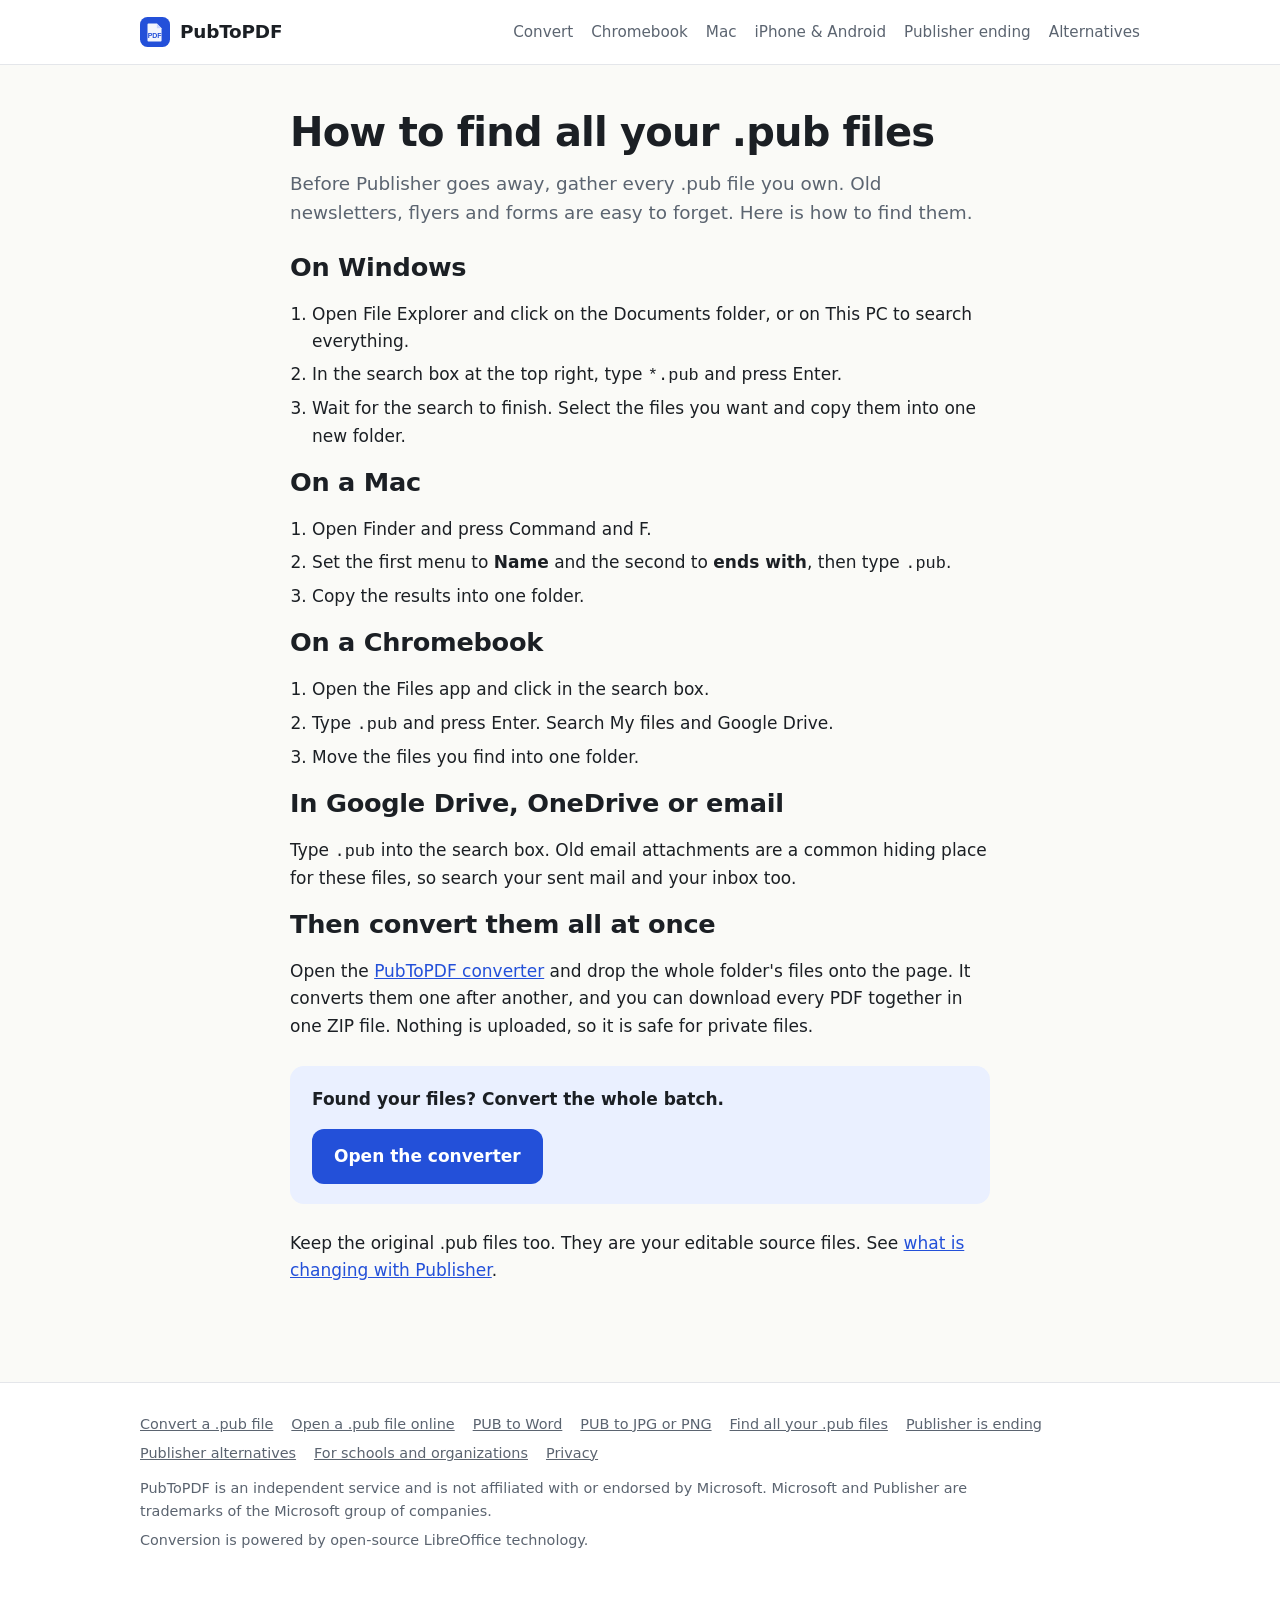
<file: find-all-pub-files/index.html>
<!doctype html>
<html lang="en">
<head>
<meta charset="utf-8">
<meta name="viewport" content="width=device-width, initial-scale=1">
<title>How to Find All Your .pub Files (Windows, Mac, Chromebook) | PubToPDF</title>
<meta name="description" content="Microsoft Publisher is ending in October 2026. Here is how to find every .pub file on your computer, then convert them all to PDF at once.">
<meta property="og:title" content="How to Find All Your .pub Files (Windows, Mac, Chromebook) | PubToPDF">
<meta property="og:description" content="Microsoft Publisher is ending in October 2026. Here is how to find every .pub file on your computer, then convert them all to PDF at once.">
<meta property="og:type" content="website">
<meta property="og:site_name" content="PubToPDF">
<link rel="icon" href="../assets/favicon.svg" type="image/svg+xml">
<link rel="stylesheet" href="../assets/style.css">

<script data-goatcounter="https://pubtopdf.goatcounter.com/count" async src="https://gc.zgo.at/count.js" crossorigin="anonymous"></script>
</head>
<body>
<header class="site-header">
  <div class="wrap">
    <a class="brand" href="../"><svg viewBox="0 0 32 32" aria-hidden="true"><rect width="32" height="32" rx="8" fill="#2350d9"/><path d="M9 7h9l5 5v13a1 1 0 0 1-1 1H9a1 1 0 0 1-1-1V8a1 1 0 0 1 1-1z" fill="#fff" opacity=".95"/><path d="M18 7v5h5" fill="#c9d6ff"/><text x="15.5" y="22.5" text-anchor="middle" font-family="Arial,sans-serif" font-weight="700" font-size="7.5" fill="#2350d9">PDF</text></svg><span>PubToPDF</span></a>
    <nav class="nav" aria-label="Main"><a href="../convert/">Convert</a><a href="../open-pub-file-on-chromebook/">Chromebook</a><a href="../open-pub-file-on-mac/">Mac</a><a href="../open-pub-file-on-iphone-android/">iPhone & Android</a><a href="../publisher-shutting-down/">Publisher ending</a><a href="../publisher-alternatives/">Alternatives</a></nav>
  </div>
</header>

<main>
<div class="wrap narrow">
<article class="article">
  <h1>How to find all your .pub files</h1>
  <p class="lead">Before Publisher goes away, gather every .pub file you own. Old newsletters, flyers and forms are easy to forget. Here is how to find them.</p>

  <h2>On Windows</h2>
  <ol>
    <li>Open File Explorer and click on the Documents folder, or on This PC to search everything.</li>
    <li>In the search box at the top right, type <code>*.pub</code> and press Enter.</li>
    <li>Wait for the search to finish. Select the files you want and copy them into one new folder.</li>
  </ol>

  <h2>On a Mac</h2>
  <ol>
    <li>Open Finder and press Command and F.</li>
    <li>Set the first menu to <strong>Name</strong> and the second to <strong>ends with</strong>, then type <code>.pub</code>.</li>
    <li>Copy the results into one folder.</li>
  </ol>

  <h2>On a Chromebook</h2>
  <ol>
    <li>Open the Files app and click in the search box.</li>
    <li>Type <code>.pub</code> and press Enter. Search My files and Google Drive.</li>
    <li>Move the files you find into one folder.</li>
  </ol>

  <h2>In Google Drive, OneDrive or email</h2>
  <p>Type <code>.pub</code> into the search box. Old email attachments are a common hiding place for these files, so search your sent mail and your inbox too.</p>

  <h2>Then convert them all at once</h2>
  <p>Open the <a href="../convert/">PubToPDF converter</a> and drop the whole folder's files onto the page. It converts them one after another, and you can download every PDF together in one ZIP file. Nothing is uploaded, so it is safe for private files.</p>
  <div class="callout"><p>Found your files? Convert the whole batch.</p><a class="btn" href="../convert/">Open the converter</a></div>

  <p>Keep the original .pub files too. They are your editable source files. See <a href="../publisher-shutting-down/">what is changing with Publisher</a>.</p>
</article>
</div>
</main>
<footer class="site-footer">
  <div class="wrap">
    <div class="links">
      <a href="../convert/">Convert a .pub file</a>
      <a href="../open-pub-file-online/">Open a .pub file online</a>
      <a href="../convert-pub-to-word/">PUB to Word</a>
      <a href="../convert-pub-to-jpg-png/">PUB to JPG or PNG</a>
      <a href="../find-all-pub-files/">Find all your .pub files</a>
      <a href="../publisher-shutting-down/">Publisher is ending</a>
      <a href="../publisher-alternatives/">Publisher alternatives</a>
      <a href="../convert-old-publisher-files/">For schools and organizations</a>
      <a href="../privacy/">Privacy</a>
    </div>
    <p>PubToPDF is an independent service and is not affiliated with or endorsed by Microsoft. Microsoft and Publisher are trademarks of the Microsoft group of companies.</p>
    <p>Conversion is powered by open-source LibreOffice technology.</p>
  </div>
</footer>
</body>
</html>
</file>
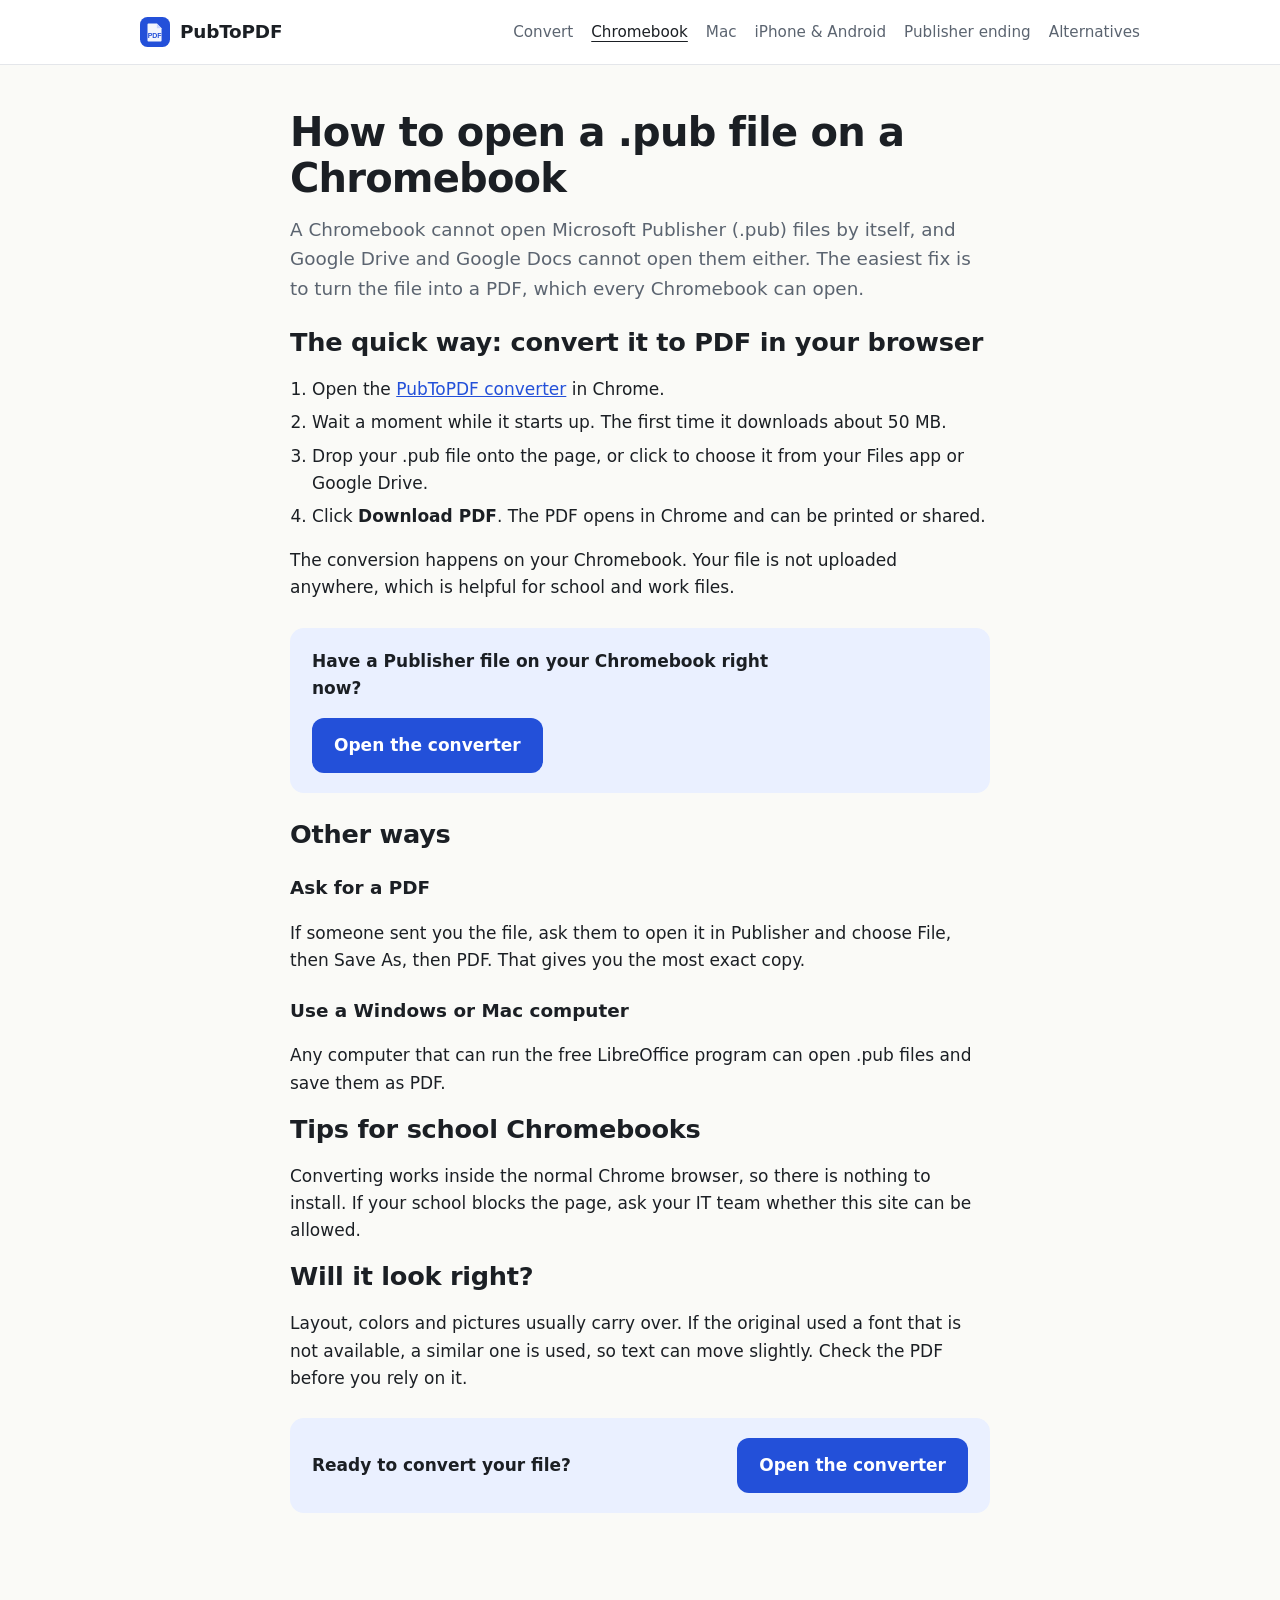
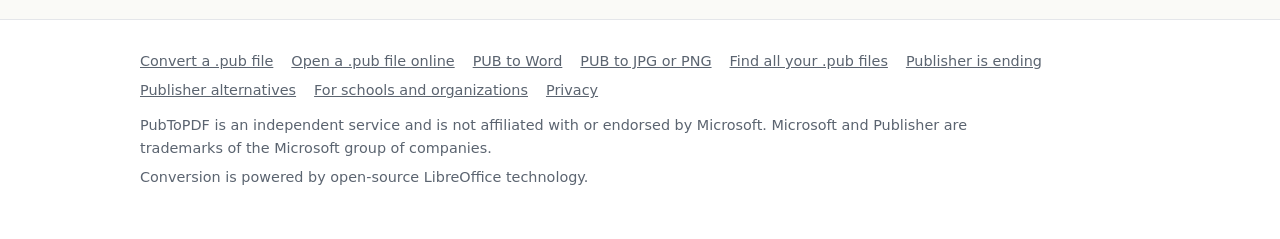
<file: open-pub-file-on-chromebook/index.html>
<!doctype html>
<html lang="en">
<head>
<meta charset="utf-8">
<meta name="viewport" content="width=device-width, initial-scale=1">
<title>How to Open a .pub File on a Chromebook | PubToPDF</title>
<meta name="description" content="Chromebooks cannot open Microsoft Publisher .pub files on their own. Here is how to view and convert a .pub file on a Chromebook for free, with no install.">
<meta property="og:title" content="How to Open a .pub File on a Chromebook | PubToPDF">
<meta property="og:description" content="Chromebooks cannot open Microsoft Publisher .pub files on their own. Here is how to view and convert a .pub file on a Chromebook for free, with no install.">
<meta property="og:type" content="website">
<meta property="og:site_name" content="PubToPDF">
<link rel="icon" href="../assets/favicon.svg" type="image/svg+xml">
<link rel="stylesheet" href="../assets/style.css">

<script data-goatcounter="https://pubtopdf.goatcounter.com/count" async src="https://gc.zgo.at/count.js" crossorigin="anonymous"></script>
</head>
<body>
<header class="site-header">
  <div class="wrap">
    <a class="brand" href="../"><svg viewBox="0 0 32 32" aria-hidden="true"><rect width="32" height="32" rx="8" fill="#2350d9"/><path d="M9 7h9l5 5v13a1 1 0 0 1-1 1H9a1 1 0 0 1-1-1V8a1 1 0 0 1 1-1z" fill="#fff" opacity=".95"/><path d="M18 7v5h5" fill="#c9d6ff"/><text x="15.5" y="22.5" text-anchor="middle" font-family="Arial,sans-serif" font-weight="700" font-size="7.5" fill="#2350d9">PDF</text></svg><span>PubToPDF</span></a>
    <nav class="nav" aria-label="Main"><a href="../convert/">Convert</a><a href="../open-pub-file-on-chromebook/" aria-current="page">Chromebook</a><a href="../open-pub-file-on-mac/">Mac</a><a href="../open-pub-file-on-iphone-android/">iPhone & Android</a><a href="../publisher-shutting-down/">Publisher ending</a><a href="../publisher-alternatives/">Alternatives</a></nav>
  </div>
</header>

<main>
<div class="wrap narrow">
<article class="article">
  <h1>How to open a .pub file on a Chromebook</h1>
  <p class="lead">A Chromebook cannot open Microsoft Publisher (.pub) files by itself, and Google Drive and Google Docs cannot open them either. The easiest fix is to turn the file into a PDF, which every Chromebook can open.</p>

  <h2>The quick way: convert it to PDF in your browser</h2>
  <ol>
    <li>Open the <a href="../convert/">PubToPDF converter</a> in Chrome.</li>
    <li>Wait a moment while it starts up. The first time it downloads about 50 MB.</li>
    <li>Drop your .pub file onto the page, or click to choose it from your Files app or Google Drive.</li>
    <li>Click <strong>Download PDF</strong>. The PDF opens in Chrome and can be printed or shared.</li>
  </ol>
  <p>The conversion happens on your Chromebook. Your file is not uploaded anywhere, which is helpful for school and work files.</p>
  <div class="callout"><p>Have a Publisher file on your Chromebook right now?</p><a class="btn" href="../convert/">Open the converter</a></div>

  <h2>Other ways</h2>
  <h3>Ask for a PDF</h3>
  <p>If someone sent you the file, ask them to open it in Publisher and choose File, then Save As, then PDF. That gives you the most exact copy.</p>
  <h3>Use a Windows or Mac computer</h3>
  <p>Any computer that can run the free LibreOffice program can open .pub files and save them as PDF.</p>

  <h2>Tips for school Chromebooks</h2>
  <p>Converting works inside the normal Chrome browser, so there is nothing to install. If your school blocks the page, ask your IT team whether this site can be allowed.</p>

  <h2>Will it look right?</h2>
  <p>Layout, colors and pictures usually carry over. If the original used a font that is not available, a similar one is used, so text can move slightly. Check the PDF before you rely on it.</p>
  <div class="callout"><p>Ready to convert your file?</p><a class="btn" href="../convert/">Open the converter</a></div>
</article>
</div>
</main>
<footer class="site-footer">
  <div class="wrap">
    <div class="links">
      <a href="../convert/">Convert a .pub file</a>
      <a href="../open-pub-file-online/">Open a .pub file online</a>
      <a href="../convert-pub-to-word/">PUB to Word</a>
      <a href="../convert-pub-to-jpg-png/">PUB to JPG or PNG</a>
      <a href="../find-all-pub-files/">Find all your .pub files</a>
      <a href="../publisher-shutting-down/">Publisher is ending</a>
      <a href="../publisher-alternatives/">Publisher alternatives</a>
      <a href="../convert-old-publisher-files/">For schools and organizations</a>
      <a href="../privacy/">Privacy</a>
    </div>
    <p>PubToPDF is an independent service and is not affiliated with or endorsed by Microsoft. Microsoft and Publisher are trademarks of the Microsoft group of companies.</p>
    <p>Conversion is powered by open-source LibreOffice technology.</p>
  </div>
</footer>
</body>
</html>
</file>
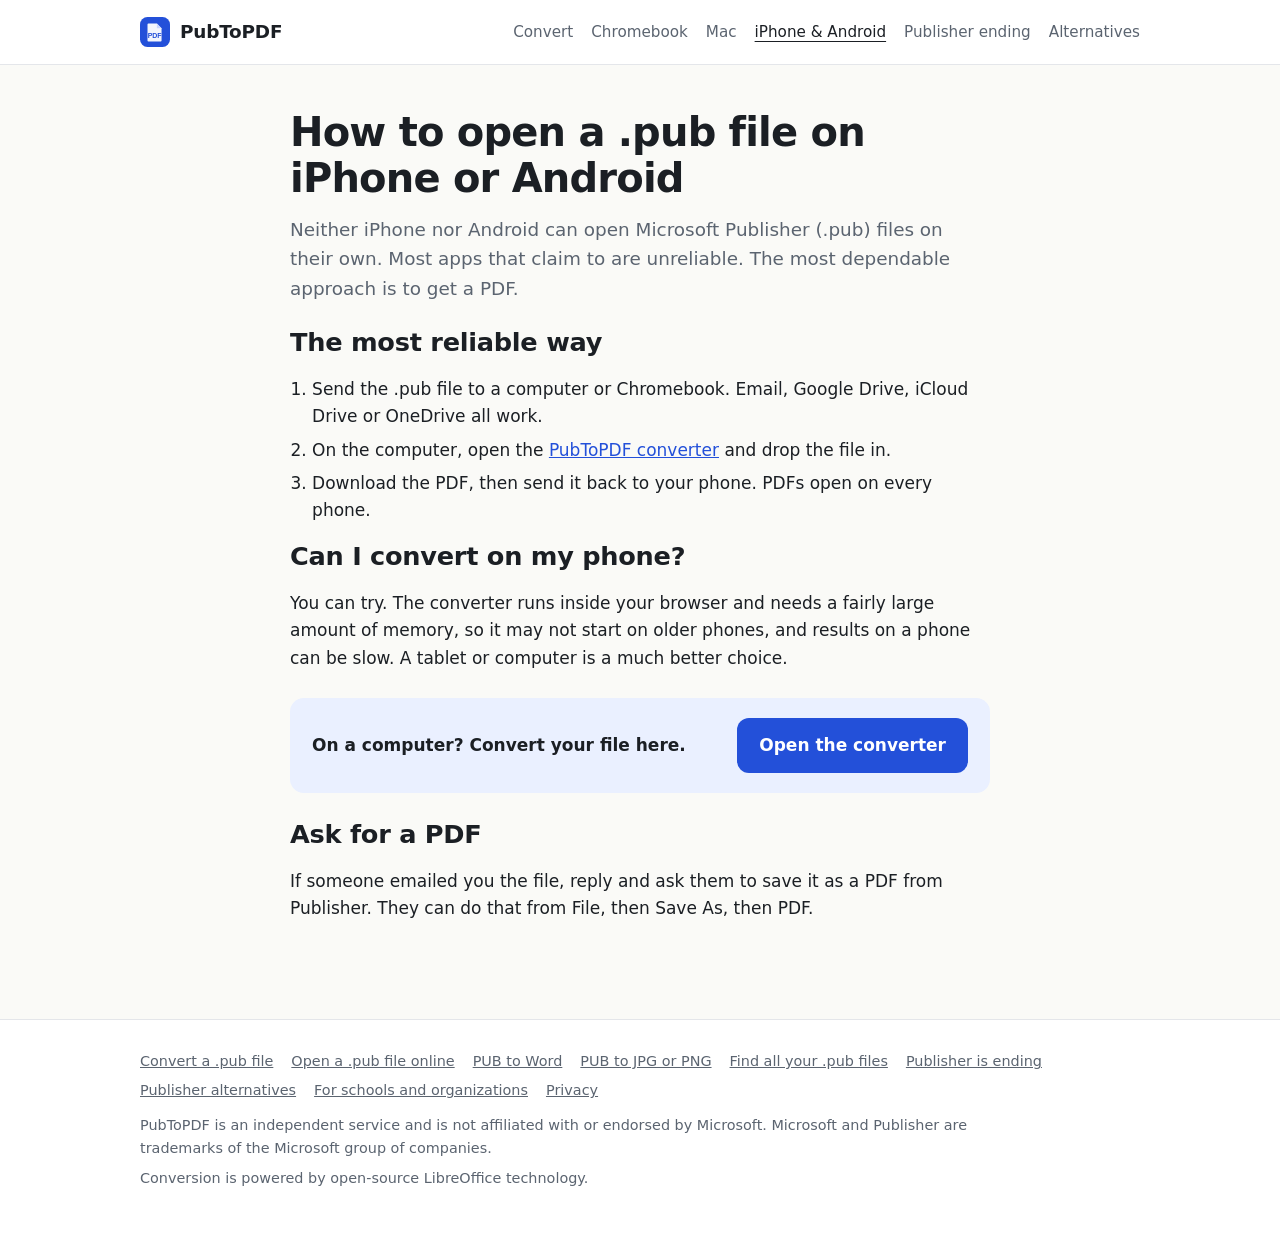
<file: open-pub-file-on-iphone-android/index.html>
<!doctype html>
<html lang="en">
<head>
<meta charset="utf-8">
<meta name="viewport" content="width=device-width, initial-scale=1">
<title>How to Open a .pub File on iPhone or Android | PubToPDF</title>
<meta name="description" content="Phones and tablets cannot open Microsoft Publisher .pub files directly. Here is what works, what does not, and the easiest way to get a PDF.">
<meta property="og:title" content="How to Open a .pub File on iPhone or Android | PubToPDF">
<meta property="og:description" content="Phones and tablets cannot open Microsoft Publisher .pub files directly. Here is what works, what does not, and the easiest way to get a PDF.">
<meta property="og:type" content="website">
<meta property="og:site_name" content="PubToPDF">
<link rel="icon" href="../assets/favicon.svg" type="image/svg+xml">
<link rel="stylesheet" href="../assets/style.css">

<script data-goatcounter="https://pubtopdf.goatcounter.com/count" async src="https://gc.zgo.at/count.js" crossorigin="anonymous"></script>
</head>
<body>
<header class="site-header">
  <div class="wrap">
    <a class="brand" href="../"><svg viewBox="0 0 32 32" aria-hidden="true"><rect width="32" height="32" rx="8" fill="#2350d9"/><path d="M9 7h9l5 5v13a1 1 0 0 1-1 1H9a1 1 0 0 1-1-1V8a1 1 0 0 1 1-1z" fill="#fff" opacity=".95"/><path d="M18 7v5h5" fill="#c9d6ff"/><text x="15.5" y="22.5" text-anchor="middle" font-family="Arial,sans-serif" font-weight="700" font-size="7.5" fill="#2350d9">PDF</text></svg><span>PubToPDF</span></a>
    <nav class="nav" aria-label="Main"><a href="../convert/">Convert</a><a href="../open-pub-file-on-chromebook/">Chromebook</a><a href="../open-pub-file-on-mac/">Mac</a><a href="../open-pub-file-on-iphone-android/" aria-current="page">iPhone & Android</a><a href="../publisher-shutting-down/">Publisher ending</a><a href="../publisher-alternatives/">Alternatives</a></nav>
  </div>
</header>

<main>
<div class="wrap narrow">
<article class="article">
  <h1>How to open a .pub file on iPhone or Android</h1>
  <p class="lead">Neither iPhone nor Android can open Microsoft Publisher (.pub) files on their own. Most apps that claim to are unreliable. The most dependable approach is to get a PDF.</p>

  <h2>The most reliable way</h2>
  <ol>
    <li>Send the .pub file to a computer or Chromebook. Email, Google Drive, iCloud Drive or OneDrive all work.</li>
    <li>On the computer, open the <a href="../convert/">PubToPDF converter</a> and drop the file in.</li>
    <li>Download the PDF, then send it back to your phone. PDFs open on every phone.</li>
  </ol>

  <h2>Can I convert on my phone?</h2>
  <p>You can try. The converter runs inside your browser and needs a fairly large amount of memory, so it may not start on older phones, and results on a phone can be slow. A tablet or computer is a much better choice.</p>
  <div class="callout"><p>On a computer? Convert your file here.</p><a class="btn" href="../convert/">Open the converter</a></div>

  <h2>Ask for a PDF</h2>
  <p>If someone emailed you the file, reply and ask them to save it as a PDF from Publisher. They can do that from File, then Save As, then PDF.</p>
</article>
</div>
</main>
<footer class="site-footer">
  <div class="wrap">
    <div class="links">
      <a href="../convert/">Convert a .pub file</a>
      <a href="../open-pub-file-online/">Open a .pub file online</a>
      <a href="../convert-pub-to-word/">PUB to Word</a>
      <a href="../convert-pub-to-jpg-png/">PUB to JPG or PNG</a>
      <a href="../find-all-pub-files/">Find all your .pub files</a>
      <a href="../publisher-shutting-down/">Publisher is ending</a>
      <a href="../publisher-alternatives/">Publisher alternatives</a>
      <a href="../convert-old-publisher-files/">For schools and organizations</a>
      <a href="../privacy/">Privacy</a>
    </div>
    <p>PubToPDF is an independent service and is not affiliated with or endorsed by Microsoft. Microsoft and Publisher are trademarks of the Microsoft group of companies.</p>
    <p>Conversion is powered by open-source LibreOffice technology.</p>
  </div>
</footer>
</body>
</html>
</file>
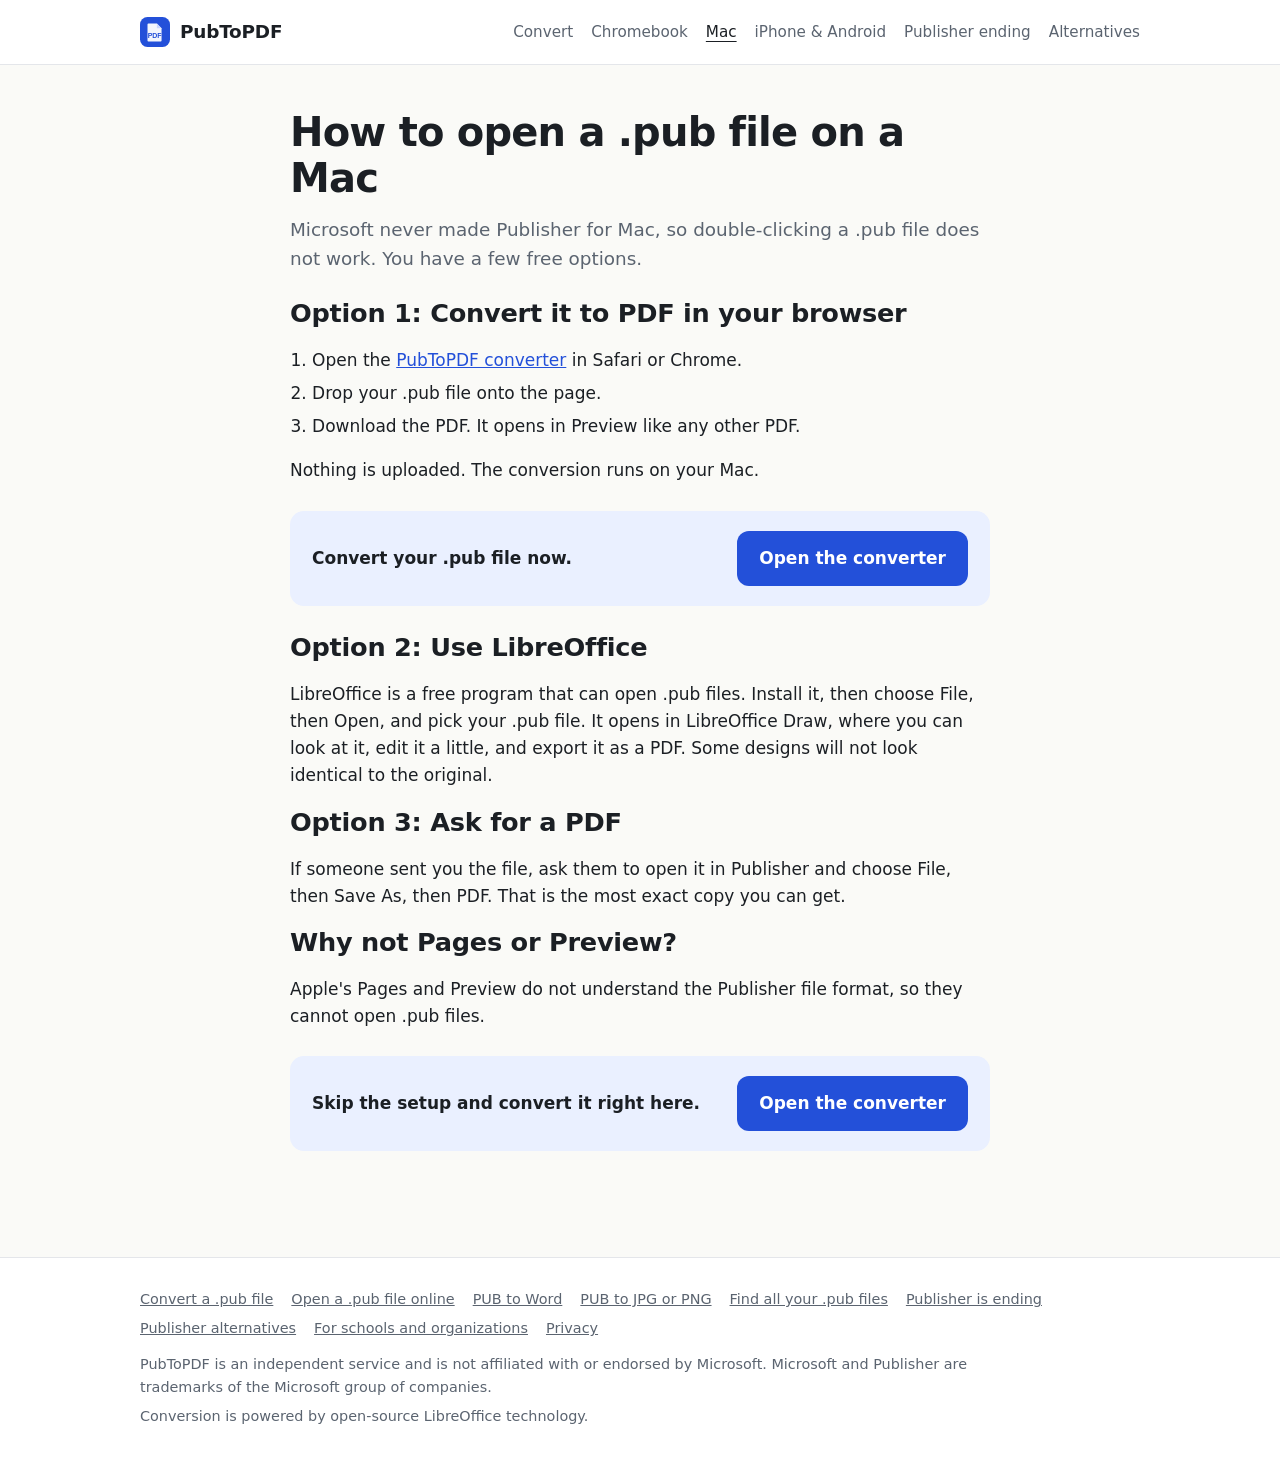
<file: open-pub-file-on-mac/index.html>
<!doctype html>
<html lang="en">
<head>
<meta charset="utf-8">
<meta name="viewport" content="width=device-width, initial-scale=1">
<title>How to Open a .pub File on a Mac (Free) | PubToPDF</title>
<meta name="description" content="Microsoft Publisher never came to Mac, so .pub files will not open in Pages or Preview. Here are the free ways to open or convert a .pub file on a Mac.">
<meta property="og:title" content="How to Open a .pub File on a Mac (Free) | PubToPDF">
<meta property="og:description" content="Microsoft Publisher never came to Mac, so .pub files will not open in Pages or Preview. Here are the free ways to open or convert a .pub file on a Mac.">
<meta property="og:type" content="website">
<meta property="og:site_name" content="PubToPDF">
<link rel="icon" href="../assets/favicon.svg" type="image/svg+xml">
<link rel="stylesheet" href="../assets/style.css">

<script data-goatcounter="https://pubtopdf.goatcounter.com/count" async src="https://gc.zgo.at/count.js" crossorigin="anonymous"></script>
</head>
<body>
<header class="site-header">
  <div class="wrap">
    <a class="brand" href="../"><svg viewBox="0 0 32 32" aria-hidden="true"><rect width="32" height="32" rx="8" fill="#2350d9"/><path d="M9 7h9l5 5v13a1 1 0 0 1-1 1H9a1 1 0 0 1-1-1V8a1 1 0 0 1 1-1z" fill="#fff" opacity=".95"/><path d="M18 7v5h5" fill="#c9d6ff"/><text x="15.5" y="22.5" text-anchor="middle" font-family="Arial,sans-serif" font-weight="700" font-size="7.5" fill="#2350d9">PDF</text></svg><span>PubToPDF</span></a>
    <nav class="nav" aria-label="Main"><a href="../convert/">Convert</a><a href="../open-pub-file-on-chromebook/">Chromebook</a><a href="../open-pub-file-on-mac/" aria-current="page">Mac</a><a href="../open-pub-file-on-iphone-android/">iPhone & Android</a><a href="../publisher-shutting-down/">Publisher ending</a><a href="../publisher-alternatives/">Alternatives</a></nav>
  </div>
</header>

<main>
<div class="wrap narrow">
<article class="article">
  <h1>How to open a .pub file on a Mac</h1>
  <p class="lead">Microsoft never made Publisher for Mac, so double-clicking a .pub file does not work. You have a few free options.</p>

  <h2>Option 1: Convert it to PDF in your browser</h2>
  <ol>
    <li>Open the <a href="../convert/">PubToPDF converter</a> in Safari or Chrome.</li>
    <li>Drop your .pub file onto the page.</li>
    <li>Download the PDF. It opens in Preview like any other PDF.</li>
  </ol>
  <p>Nothing is uploaded. The conversion runs on your Mac.</p>
  <div class="callout"><p>Convert your .pub file now.</p><a class="btn" href="../convert/">Open the converter</a></div>

  <h2>Option 2: Use LibreOffice</h2>
  <p>LibreOffice is a free program that can open .pub files. Install it, then choose File, then Open, and pick your .pub file. It opens in LibreOffice Draw, where you can look at it, edit it a little, and export it as a PDF. Some designs will not look identical to the original.</p>

  <h2>Option 3: Ask for a PDF</h2>
  <p>If someone sent you the file, ask them to open it in Publisher and choose File, then Save As, then PDF. That is the most exact copy you can get.</p>

  <h2>Why not Pages or Preview?</h2>
  <p>Apple's Pages and Preview do not understand the Publisher file format, so they cannot open .pub files.</p>
  <div class="callout"><p>Skip the setup and convert it right here.</p><a class="btn" href="../convert/">Open the converter</a></div>
</article>
</div>
</main>
<footer class="site-footer">
  <div class="wrap">
    <div class="links">
      <a href="../convert/">Convert a .pub file</a>
      <a href="../open-pub-file-online/">Open a .pub file online</a>
      <a href="../convert-pub-to-word/">PUB to Word</a>
      <a href="../convert-pub-to-jpg-png/">PUB to JPG or PNG</a>
      <a href="../find-all-pub-files/">Find all your .pub files</a>
      <a href="../publisher-shutting-down/">Publisher is ending</a>
      <a href="../publisher-alternatives/">Publisher alternatives</a>
      <a href="../convert-old-publisher-files/">For schools and organizations</a>
      <a href="../privacy/">Privacy</a>
    </div>
    <p>PubToPDF is an independent service and is not affiliated with or endorsed by Microsoft. Microsoft and Publisher are trademarks of the Microsoft group of companies.</p>
    <p>Conversion is powered by open-source LibreOffice technology.</p>
  </div>
</footer>
</body>
</html>
</file>
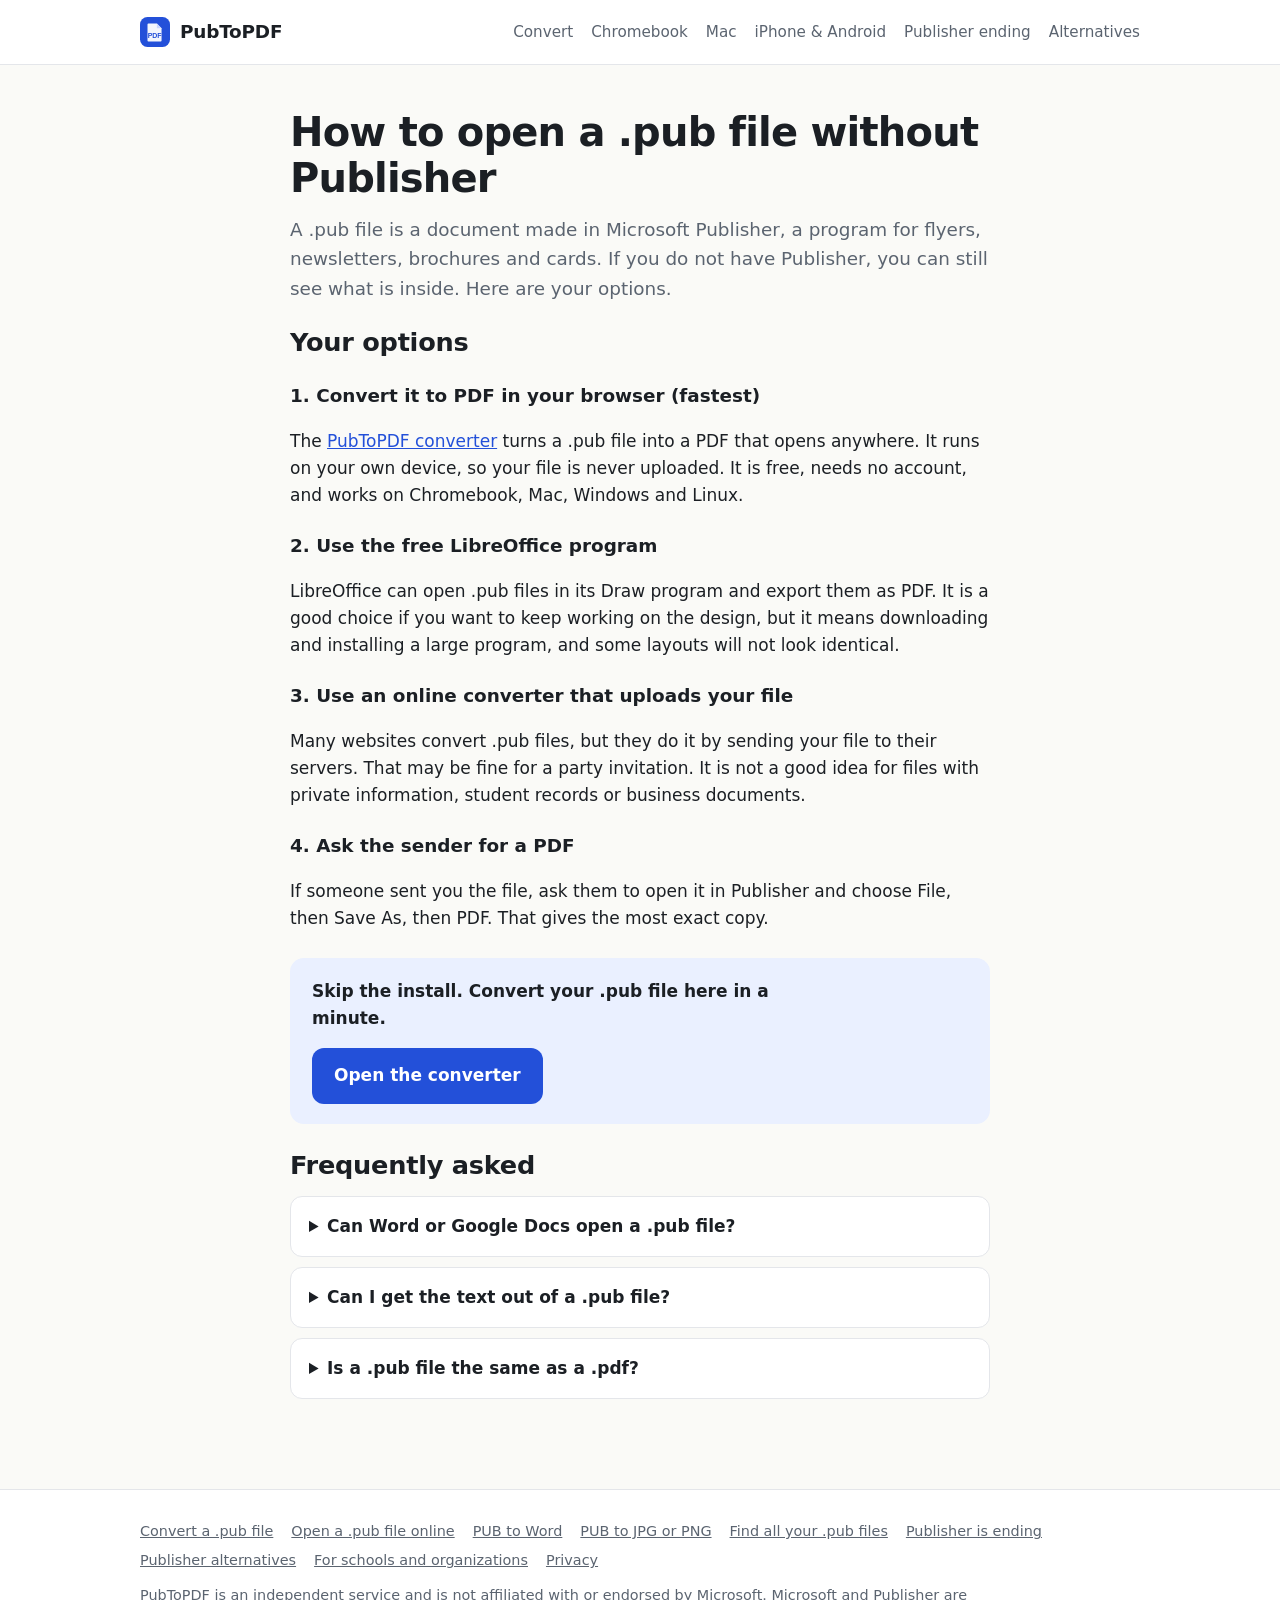
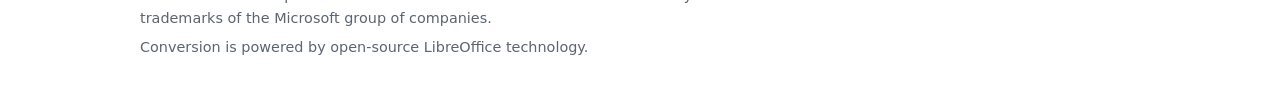
<file: open-pub-file-online/index.html>
<!doctype html>
<html lang="en">
<head>
<meta charset="utf-8">
<meta name="viewport" content="width=device-width, initial-scale=1">
<title>Open a .pub File Online Without Publisher (Free and Private) | PubToPDF</title>
<meta name="description" content="How to open a Microsoft Publisher .pub file without Publisher. Compare your free options, including a private converter that never uploads your file.">
<meta property="og:title" content="Open a .pub File Online Without Publisher (Free and Private) | PubToPDF">
<meta property="og:description" content="How to open a Microsoft Publisher .pub file without Publisher. Compare your free options, including a private converter that never uploads your file.">
<meta property="og:type" content="website">
<meta property="og:site_name" content="PubToPDF">
<link rel="icon" href="../assets/favicon.svg" type="image/svg+xml">
<link rel="stylesheet" href="../assets/style.css">

<script data-goatcounter="https://pubtopdf.goatcounter.com/count" async src="https://gc.zgo.at/count.js" crossorigin="anonymous"></script>
</head>
<body>
<header class="site-header">
  <div class="wrap">
    <a class="brand" href="../"><svg viewBox="0 0 32 32" aria-hidden="true"><rect width="32" height="32" rx="8" fill="#2350d9"/><path d="M9 7h9l5 5v13a1 1 0 0 1-1 1H9a1 1 0 0 1-1-1V8a1 1 0 0 1 1-1z" fill="#fff" opacity=".95"/><path d="M18 7v5h5" fill="#c9d6ff"/><text x="15.5" y="22.5" text-anchor="middle" font-family="Arial,sans-serif" font-weight="700" font-size="7.5" fill="#2350d9">PDF</text></svg><span>PubToPDF</span></a>
    <nav class="nav" aria-label="Main"><a href="../convert/">Convert</a><a href="../open-pub-file-on-chromebook/">Chromebook</a><a href="../open-pub-file-on-mac/">Mac</a><a href="../open-pub-file-on-iphone-android/">iPhone & Android</a><a href="../publisher-shutting-down/">Publisher ending</a><a href="../publisher-alternatives/">Alternatives</a></nav>
  </div>
</header>

<main>
<div class="wrap narrow">
<article class="article">
  <h1>How to open a .pub file without Publisher</h1>
  <p class="lead">A .pub file is a document made in Microsoft Publisher, a program for flyers, newsletters, brochures and cards. If you do not have Publisher, you can still see what is inside. Here are your options.</p>

  <h2>Your options</h2>
  <h3>1. Convert it to PDF in your browser (fastest)</h3>
  <p>The <a href="../convert/">PubToPDF converter</a> turns a .pub file into a PDF that opens anywhere. It runs on your own device, so your file is never uploaded. It is free, needs no account, and works on Chromebook, Mac, Windows and Linux.</p>

  <h3>2. Use the free LibreOffice program</h3>
  <p>LibreOffice can open .pub files in its Draw program and export them as PDF. It is a good choice if you want to keep working on the design, but it means downloading and installing a large program, and some layouts will not look identical.</p>

  <h3>3. Use an online converter that uploads your file</h3>
  <p>Many websites convert .pub files, but they do it by sending your file to their servers. That may be fine for a party invitation. It is not a good idea for files with private information, student records or business documents.</p>

  <h3>4. Ask the sender for a PDF</h3>
  <p>If someone sent you the file, ask them to open it in Publisher and choose File, then Save As, then PDF. That gives the most exact copy.</p>
  <div class="callout"><p>Skip the install. Convert your .pub file here in a minute.</p><a class="btn" href="../convert/">Open the converter</a></div>

  <h2>Frequently asked</h2>
  <details><summary>Can Word or Google Docs open a .pub file?</summary><p>No. Neither program understands the Publisher format. Convert the file to PDF first. See <a href="../convert-pub-to-word/">how to get a .pub file into Word</a>.</p></details>
  <details><summary>Can I get the text out of a .pub file?</summary><p>Yes. Convert it to PDF, then copy the text from the PDF. Most PDF viewers let you select and copy text.</p></details>
  <details><summary>Is a .pub file the same as a .pdf?</summary><p>No. A .pdf is a finished copy for viewing and printing. A .pub is the editable working file for Publisher.</p></details>
</article>
</div>
</main>
<footer class="site-footer">
  <div class="wrap">
    <div class="links">
      <a href="../convert/">Convert a .pub file</a>
      <a href="../open-pub-file-online/">Open a .pub file online</a>
      <a href="../convert-pub-to-word/">PUB to Word</a>
      <a href="../convert-pub-to-jpg-png/">PUB to JPG or PNG</a>
      <a href="../find-all-pub-files/">Find all your .pub files</a>
      <a href="../publisher-shutting-down/">Publisher is ending</a>
      <a href="../publisher-alternatives/">Publisher alternatives</a>
      <a href="../convert-old-publisher-files/">For schools and organizations</a>
      <a href="../privacy/">Privacy</a>
    </div>
    <p>PubToPDF is an independent service and is not affiliated with or endorsed by Microsoft. Microsoft and Publisher are trademarks of the Microsoft group of companies.</p>
    <p>Conversion is powered by open-source LibreOffice technology.</p>
  </div>
</footer>
</body>
</html>
</file>
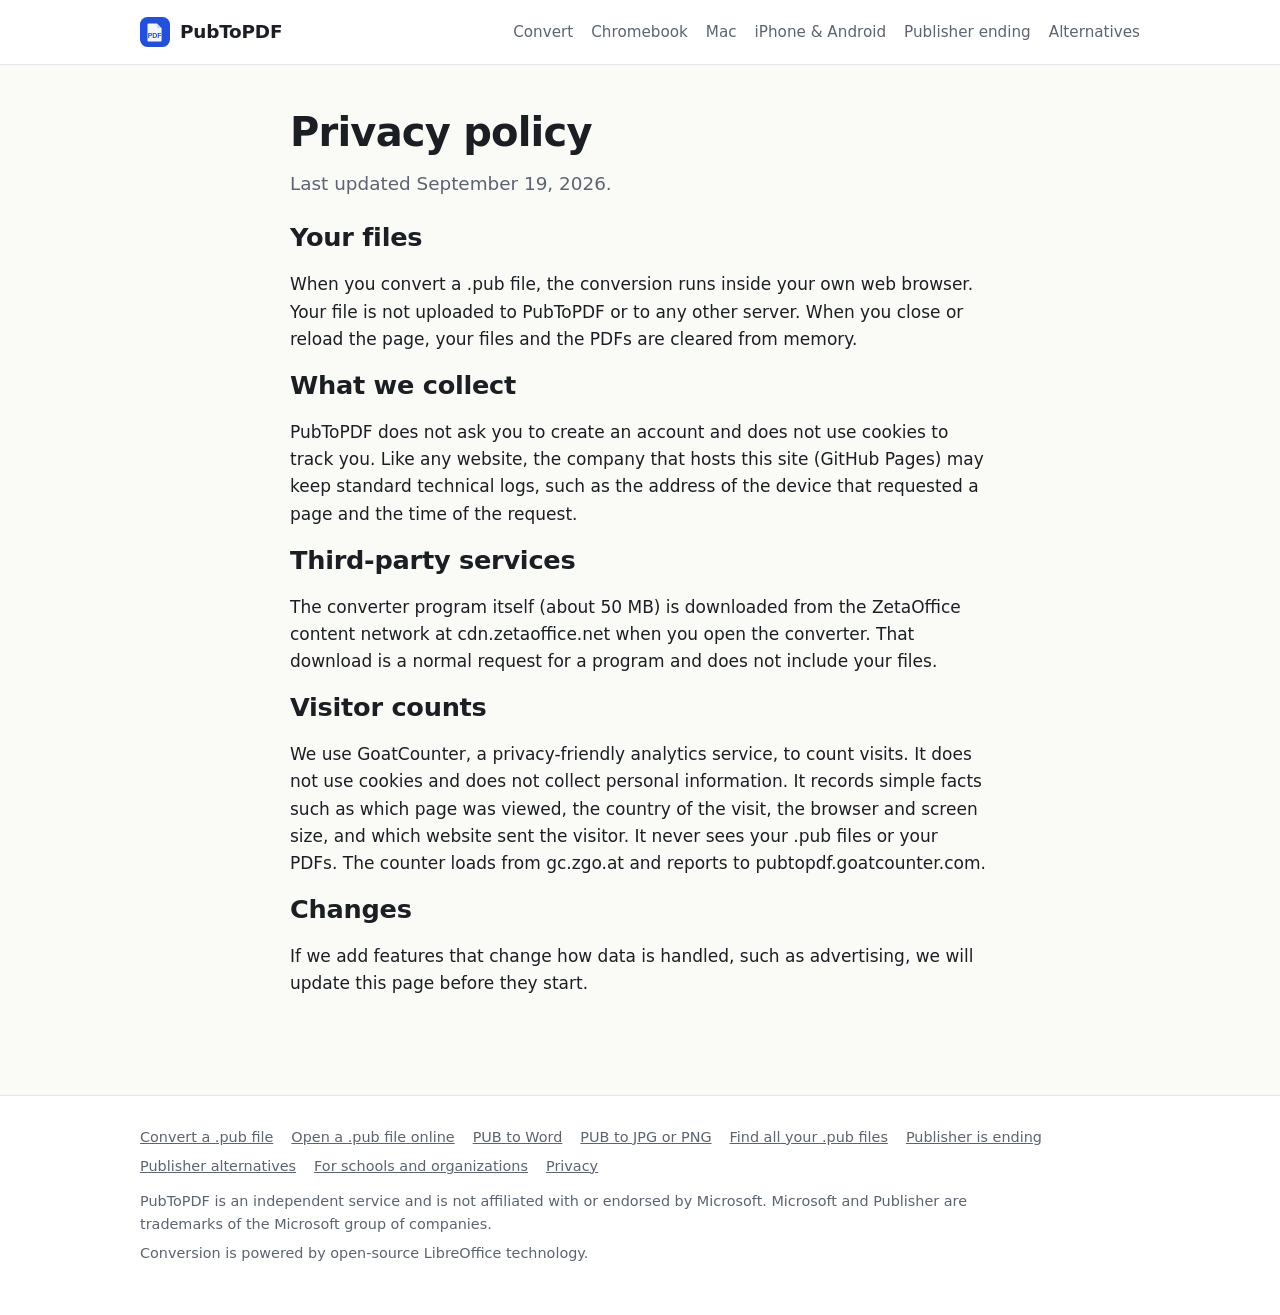
<file: privacy/index.html>
<!doctype html>
<html lang="en">
<head>
<meta charset="utf-8">
<meta name="viewport" content="width=device-width, initial-scale=1">
<title>Privacy Policy | PubToPDF</title>
<meta name="description" content="How PubToPDF handles your files and your data. Your files are converted in your browser and never uploaded.">
<meta property="og:title" content="Privacy Policy | PubToPDF">
<meta property="og:description" content="How PubToPDF handles your files and your data. Your files are converted in your browser and never uploaded.">
<meta property="og:type" content="website">
<meta property="og:site_name" content="PubToPDF">
<link rel="icon" href="../assets/favicon.svg" type="image/svg+xml">
<link rel="stylesheet" href="../assets/style.css">

<script data-goatcounter="https://pubtopdf.goatcounter.com/count" async src="https://gc.zgo.at/count.js" crossorigin="anonymous"></script>
</head>
<body>
<header class="site-header">
  <div class="wrap">
    <a class="brand" href="../"><svg viewBox="0 0 32 32" aria-hidden="true"><rect width="32" height="32" rx="8" fill="#2350d9"/><path d="M9 7h9l5 5v13a1 1 0 0 1-1 1H9a1 1 0 0 1-1-1V8a1 1 0 0 1 1-1z" fill="#fff" opacity=".95"/><path d="M18 7v5h5" fill="#c9d6ff"/><text x="15.5" y="22.5" text-anchor="middle" font-family="Arial,sans-serif" font-weight="700" font-size="7.5" fill="#2350d9">PDF</text></svg><span>PubToPDF</span></a>
    <nav class="nav" aria-label="Main"><a href="../convert/">Convert</a><a href="../open-pub-file-on-chromebook/">Chromebook</a><a href="../open-pub-file-on-mac/">Mac</a><a href="../open-pub-file-on-iphone-android/">iPhone & Android</a><a href="../publisher-shutting-down/">Publisher ending</a><a href="../publisher-alternatives/">Alternatives</a></nav>
  </div>
</header>

<main>
<div class="wrap narrow">
<article class="article">
  <h1>Privacy policy</h1>
  <p class="lead">Last updated September 19, 2026.</p>

  <h2>Your files</h2>
  <p>When you convert a .pub file, the conversion runs inside your own web browser. Your file is not uploaded to PubToPDF or to any other server. When you close or reload the page, your files and the PDFs are cleared from memory.</p>

  <h2>What we collect</h2>
  <p>PubToPDF does not ask you to create an account and does not use cookies to track you. Like any website, the company that hosts this site (GitHub Pages) may keep standard technical logs, such as the address of the device that requested a page and the time of the request.</p>

  <h2>Third-party services</h2>
  <p>The converter program itself (about 50 MB) is downloaded from the ZetaOffice content network at cdn.zetaoffice.net when you open the converter. That download is a normal request for a program and does not include your files.</p>

  <h2>Visitor counts</h2>
  <p>We use GoatCounter, a privacy-friendly analytics service, to count visits. It does not use cookies and does not collect personal information. It records simple facts such as which page was viewed, the country of the visit, the browser and screen size, and which website sent the visitor. It never sees your .pub files or your PDFs. The counter loads from gc.zgo.at and reports to pubtopdf.goatcounter.com.</p>

  <h2>Changes</h2>
  <p>If we add features that change how data is handled, such as advertising, we will update this page before they start.</p>
</article>
</div>
</main>
<footer class="site-footer">
  <div class="wrap">
    <div class="links">
      <a href="../convert/">Convert a .pub file</a>
      <a href="../open-pub-file-online/">Open a .pub file online</a>
      <a href="../convert-pub-to-word/">PUB to Word</a>
      <a href="../convert-pub-to-jpg-png/">PUB to JPG or PNG</a>
      <a href="../find-all-pub-files/">Find all your .pub files</a>
      <a href="../publisher-shutting-down/">Publisher is ending</a>
      <a href="../publisher-alternatives/">Publisher alternatives</a>
      <a href="../convert-old-publisher-files/">For schools and organizations</a>
      <a href="../privacy/">Privacy</a>
    </div>
    <p>PubToPDF is an independent service and is not affiliated with or endorsed by Microsoft. Microsoft and Publisher are trademarks of the Microsoft group of companies.</p>
    <p>Conversion is powered by open-source LibreOffice technology.</p>
  </div>
</footer>
</body>
</html>
</file>
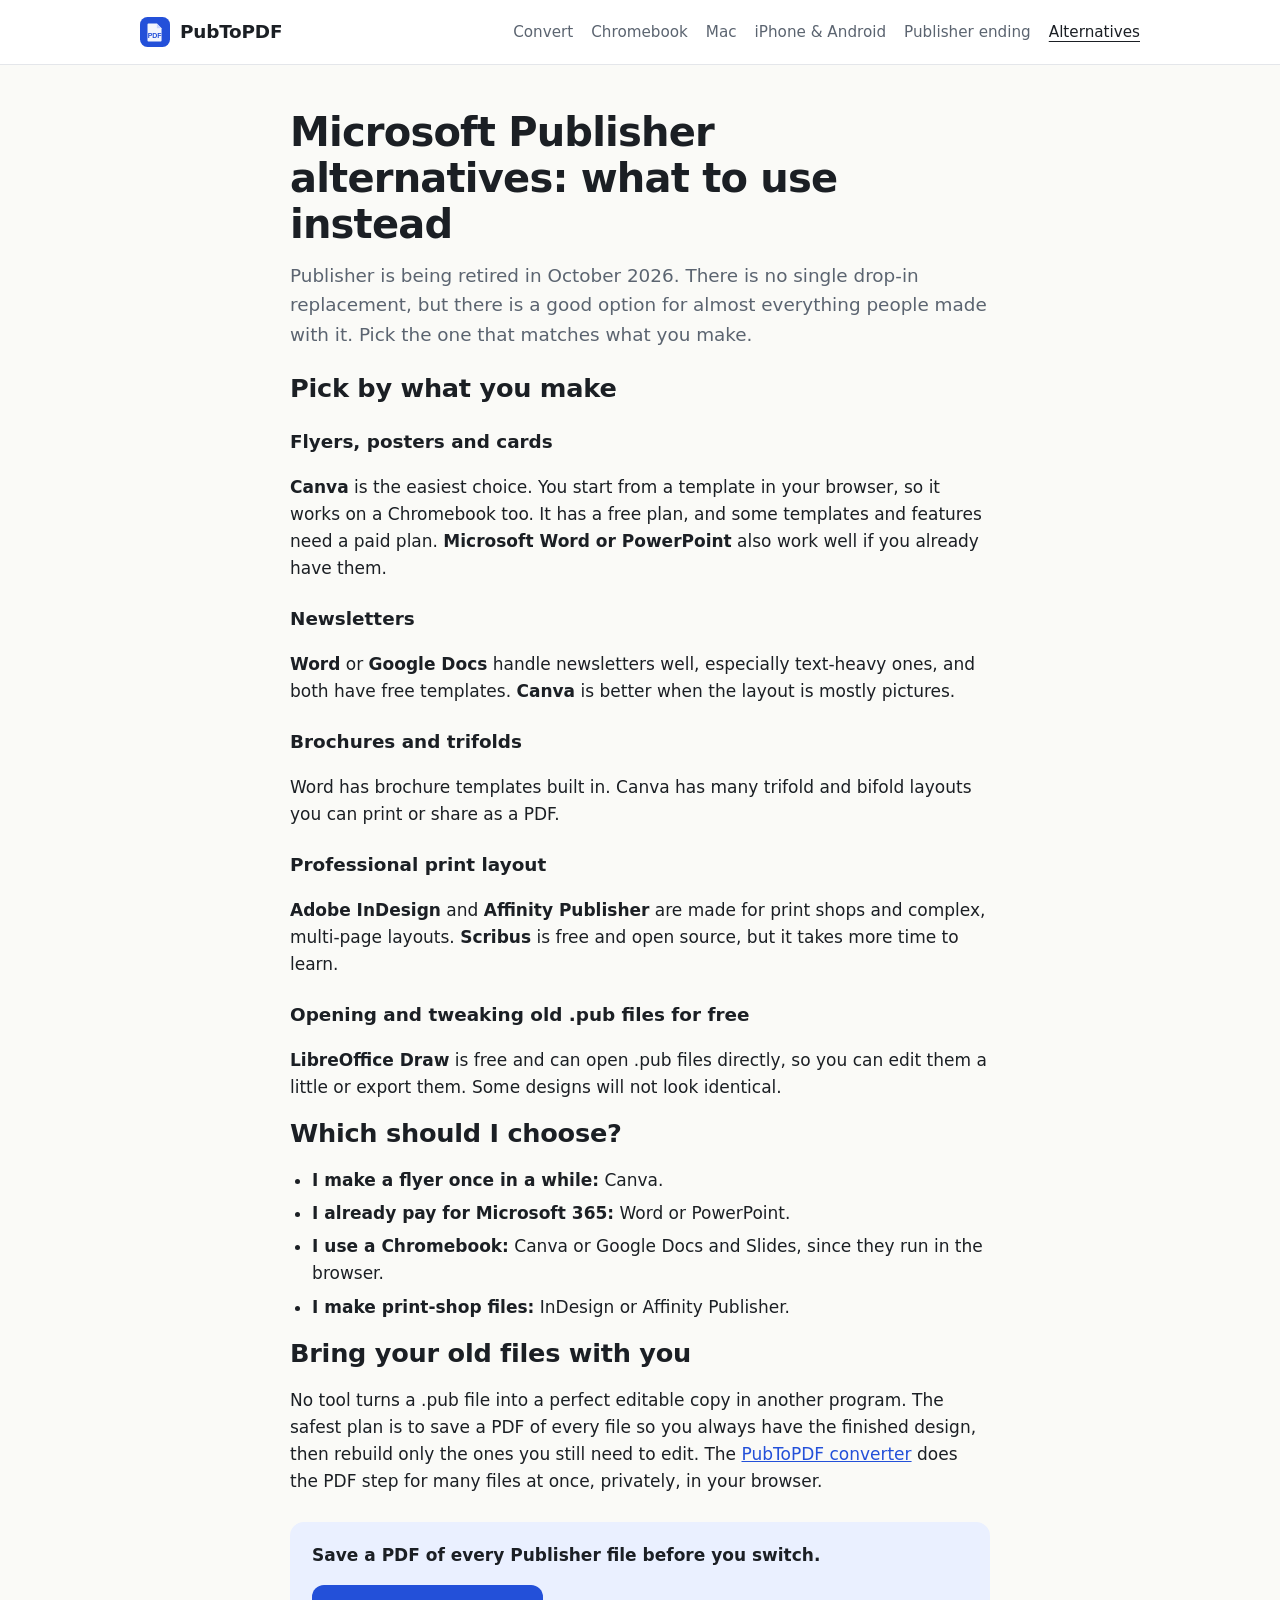
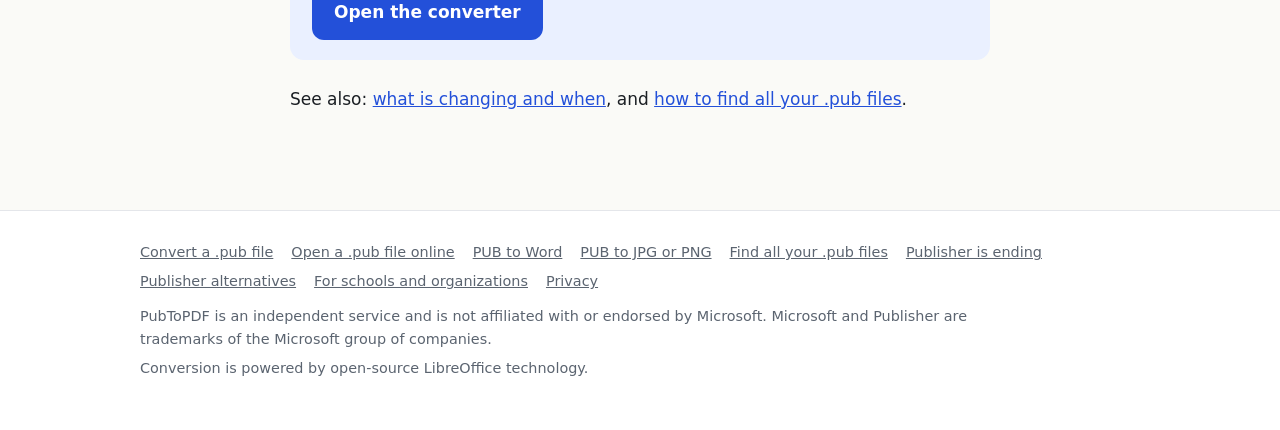
<file: publisher-alternatives/index.html>
<!doctype html>
<html lang="en">
<head>
<meta charset="utf-8">
<meta name="viewport" content="width=device-width, initial-scale=1">
<title>Microsoft Publisher Alternatives: What to Use Instead (2026) | PubToPDF</title>
<meta name="description" content="Microsoft Publisher is ending in October 2026. Find the best replacement for flyers, newsletters and brochures, and learn how to bring your old .pub files with you.">
<meta property="og:title" content="Microsoft Publisher Alternatives: What to Use Instead (2026) | PubToPDF">
<meta property="og:description" content="Microsoft Publisher is ending in October 2026. Find the best replacement for flyers, newsletters and brochures, and learn how to bring your old .pub files with you.">
<meta property="og:type" content="website">
<meta property="og:site_name" content="PubToPDF">
<link rel="icon" href="../assets/favicon.svg" type="image/svg+xml">
<link rel="stylesheet" href="../assets/style.css">

<script data-goatcounter="https://pubtopdf.goatcounter.com/count" async src="https://gc.zgo.at/count.js" crossorigin="anonymous"></script>
</head>
<body>
<header class="site-header">
  <div class="wrap">
    <a class="brand" href="../"><svg viewBox="0 0 32 32" aria-hidden="true"><rect width="32" height="32" rx="8" fill="#2350d9"/><path d="M9 7h9l5 5v13a1 1 0 0 1-1 1H9a1 1 0 0 1-1-1V8a1 1 0 0 1 1-1z" fill="#fff" opacity=".95"/><path d="M18 7v5h5" fill="#c9d6ff"/><text x="15.5" y="22.5" text-anchor="middle" font-family="Arial,sans-serif" font-weight="700" font-size="7.5" fill="#2350d9">PDF</text></svg><span>PubToPDF</span></a>
    <nav class="nav" aria-label="Main"><a href="../convert/">Convert</a><a href="../open-pub-file-on-chromebook/">Chromebook</a><a href="../open-pub-file-on-mac/">Mac</a><a href="../open-pub-file-on-iphone-android/">iPhone & Android</a><a href="../publisher-shutting-down/">Publisher ending</a><a href="../publisher-alternatives/" aria-current="page">Alternatives</a></nav>
  </div>
</header>

<main>
<div class="wrap narrow">
<article class="article">
  <h1>Microsoft Publisher alternatives: what to use instead</h1>
  <p class="lead">Publisher is being retired in October 2026. There is no single drop-in replacement, but there is a good option for almost everything people made with it. Pick the one that matches what you make.</p>

  <h2>Pick by what you make</h2>
  <h3>Flyers, posters and cards</h3>
  <p><strong>Canva</strong> is the easiest choice. You start from a template in your browser, so it works on a Chromebook too. It has a free plan, and some templates and features need a paid plan. <strong>Microsoft Word or PowerPoint</strong> also work well if you already have them.</p>

  <h3>Newsletters</h3>
  <p><strong>Word</strong> or <strong>Google Docs</strong> handle newsletters well, especially text-heavy ones, and both have free templates. <strong>Canva</strong> is better when the layout is mostly pictures.</p>

  <h3>Brochures and trifolds</h3>
  <p>Word has brochure templates built in. Canva has many trifold and bifold layouts you can print or share as a PDF.</p>

  <h3>Professional print layout</h3>
  <p><strong>Adobe InDesign</strong> and <strong>Affinity Publisher</strong> are made for print shops and complex, multi-page layouts. <strong>Scribus</strong> is free and open source, but it takes more time to learn.</p>

  <h3>Opening and tweaking old .pub files for free</h3>
  <p><strong>LibreOffice Draw</strong> is free and can open .pub files directly, so you can edit them a little or export them. Some designs will not look identical.</p>

  <h2>Which should I choose?</h2>
  <ul>
    <li><strong>I make a flyer once in a while:</strong> Canva.</li>
    <li><strong>I already pay for Microsoft 365:</strong> Word or PowerPoint.</li>
    <li><strong>I use a Chromebook:</strong> Canva or Google Docs and Slides, since they run in the browser.</li>
    <li><strong>I make print-shop files:</strong> InDesign or Affinity Publisher.</li>
  </ul>

  <h2>Bring your old files with you</h2>
  <p>No tool turns a .pub file into a perfect editable copy in another program. The safest plan is to save a PDF of every file so you always have the finished design, then rebuild only the ones you still need to edit. The <a href="../convert/">PubToPDF converter</a> does the PDF step for many files at once, privately, in your browser.</p>
  <div class="callout"><p>Save a PDF of every Publisher file before you switch.</p><a class="btn" href="../convert/">Open the converter</a></div>
  <p>See also: <a href="../publisher-shutting-down/">what is changing and when</a>, and <a href="../find-all-pub-files/">how to find all your .pub files</a>.</p>
</article>
</div>
</main>
<footer class="site-footer">
  <div class="wrap">
    <div class="links">
      <a href="../convert/">Convert a .pub file</a>
      <a href="../open-pub-file-online/">Open a .pub file online</a>
      <a href="../convert-pub-to-word/">PUB to Word</a>
      <a href="../convert-pub-to-jpg-png/">PUB to JPG or PNG</a>
      <a href="../find-all-pub-files/">Find all your .pub files</a>
      <a href="../publisher-shutting-down/">Publisher is ending</a>
      <a href="../publisher-alternatives/">Publisher alternatives</a>
      <a href="../convert-old-publisher-files/">For schools and organizations</a>
      <a href="../privacy/">Privacy</a>
    </div>
    <p>PubToPDF is an independent service and is not affiliated with or endorsed by Microsoft. Microsoft and Publisher are trademarks of the Microsoft group of companies.</p>
    <p>Conversion is powered by open-source LibreOffice technology.</p>
  </div>
</footer>
</body>
</html>
</file>
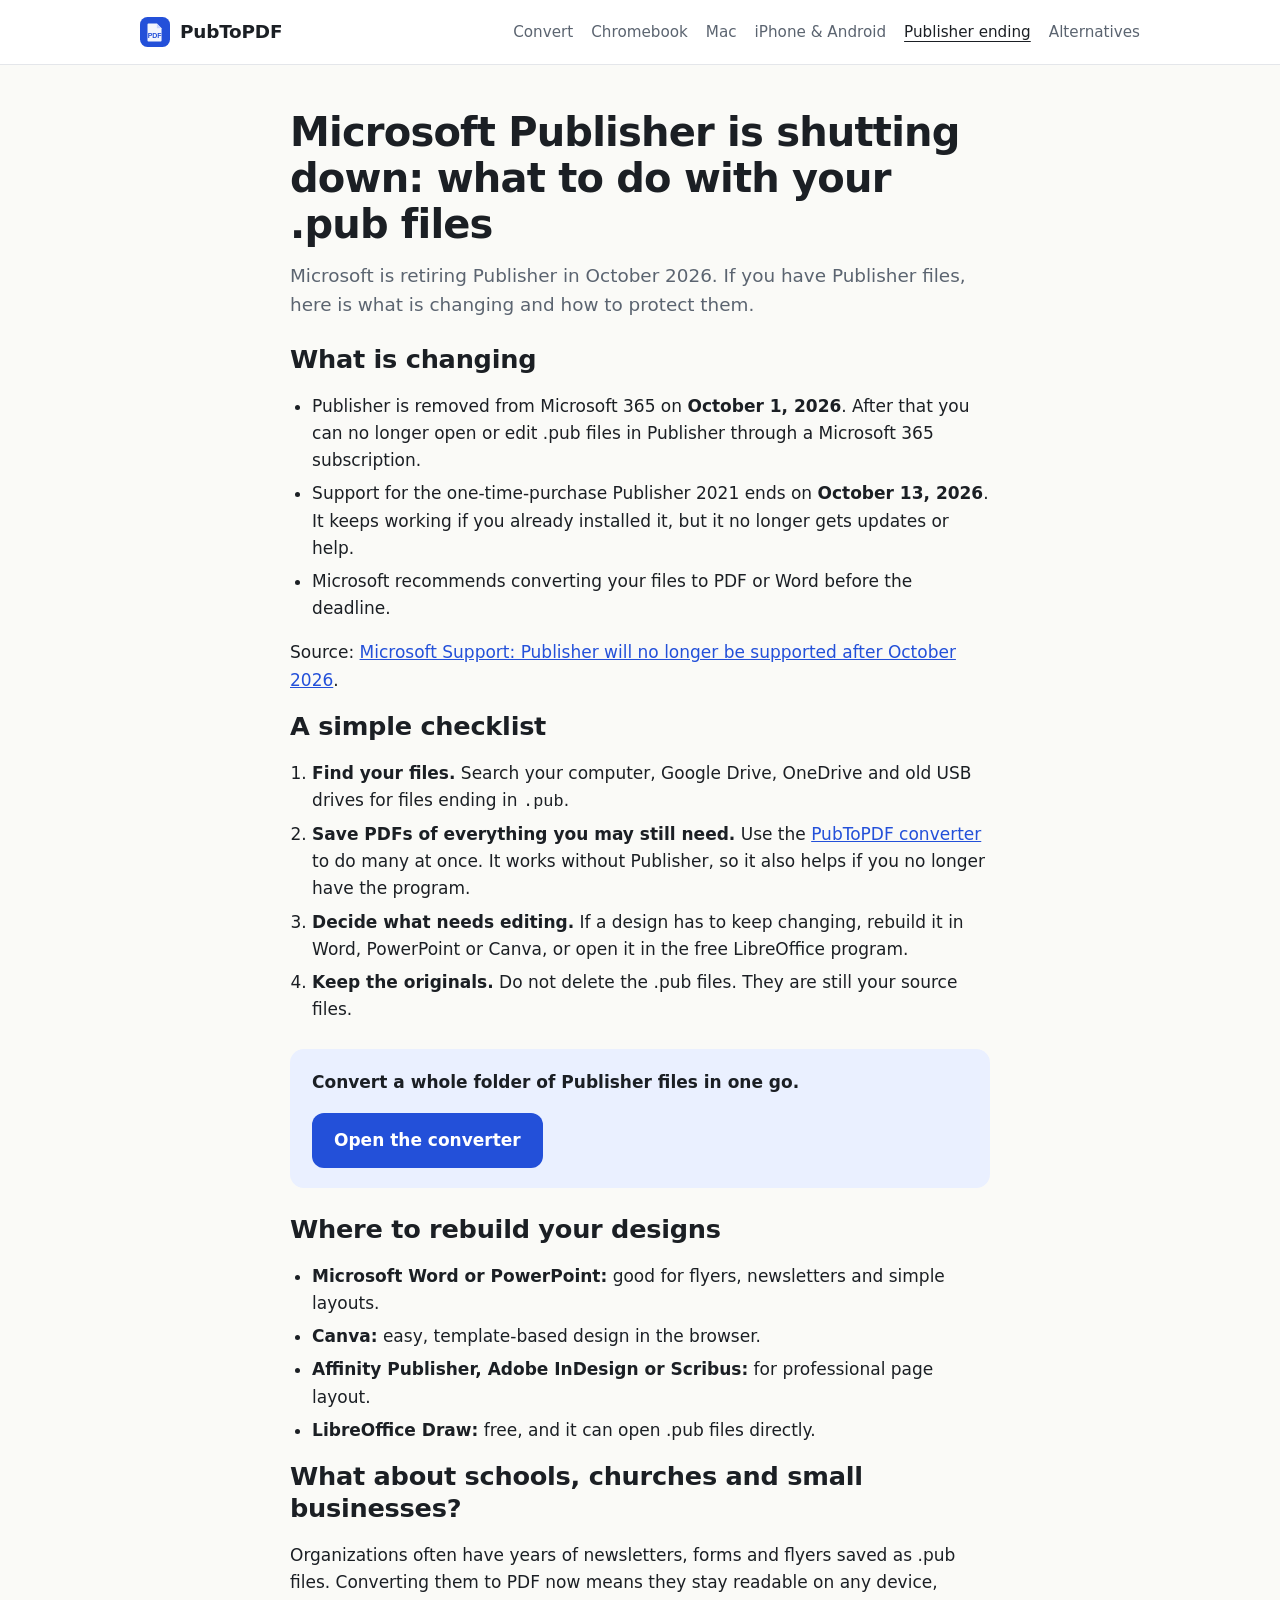
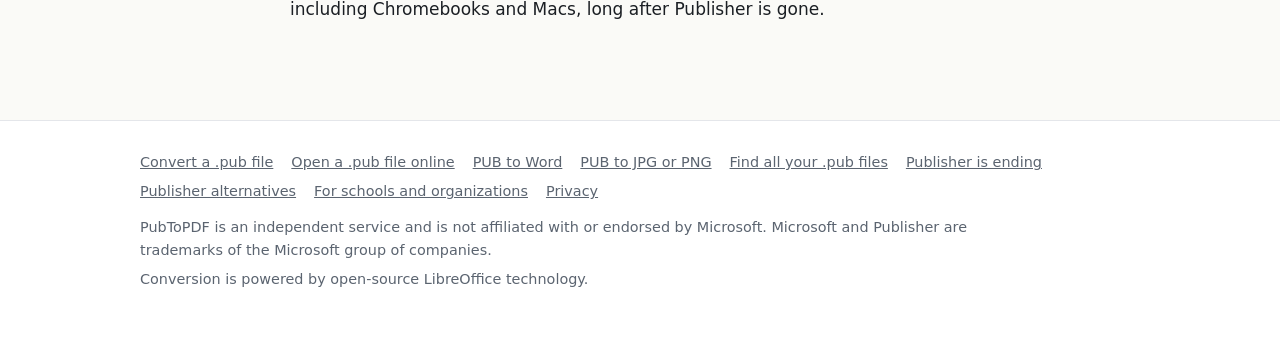
<file: publisher-shutting-down/index.html>
<!doctype html>
<html lang="en">
<head>
<meta charset="utf-8">
<meta name="viewport" content="width=device-width, initial-scale=1">
<title>Microsoft Publisher Is Shutting Down in October 2026: What to Do With Your .pub Files | PubToPDF</title>
<meta name="description" content="Microsoft Publisher is retiring in October 2026. Here is what is changing, and a simple checklist to save your .pub files as PDFs before you lose the ability to open them.">
<meta property="og:title" content="Microsoft Publisher Is Shutting Down in October 2026: What to Do With Your .pub Files | PubToPDF">
<meta property="og:description" content="Microsoft Publisher is retiring in October 2026. Here is what is changing, and a simple checklist to save your .pub files as PDFs before you lose the ability to open them.">
<meta property="og:type" content="website">
<meta property="og:site_name" content="PubToPDF">
<link rel="icon" href="../assets/favicon.svg" type="image/svg+xml">
<link rel="stylesheet" href="../assets/style.css">

<script data-goatcounter="https://pubtopdf.goatcounter.com/count" async src="https://gc.zgo.at/count.js" crossorigin="anonymous"></script>
</head>
<body>
<header class="site-header">
  <div class="wrap">
    <a class="brand" href="../"><svg viewBox="0 0 32 32" aria-hidden="true"><rect width="32" height="32" rx="8" fill="#2350d9"/><path d="M9 7h9l5 5v13a1 1 0 0 1-1 1H9a1 1 0 0 1-1-1V8a1 1 0 0 1 1-1z" fill="#fff" opacity=".95"/><path d="M18 7v5h5" fill="#c9d6ff"/><text x="15.5" y="22.5" text-anchor="middle" font-family="Arial,sans-serif" font-weight="700" font-size="7.5" fill="#2350d9">PDF</text></svg><span>PubToPDF</span></a>
    <nav class="nav" aria-label="Main"><a href="../convert/">Convert</a><a href="../open-pub-file-on-chromebook/">Chromebook</a><a href="../open-pub-file-on-mac/">Mac</a><a href="../open-pub-file-on-iphone-android/">iPhone & Android</a><a href="../publisher-shutting-down/" aria-current="page">Publisher ending</a><a href="../publisher-alternatives/">Alternatives</a></nav>
  </div>
</header>

<main>
<div class="wrap narrow">
<article class="article">
  <h1>Microsoft Publisher is shutting down: what to do with your .pub files</h1>
  <p class="lead">Microsoft is retiring Publisher in October 2026. If you have Publisher files, here is what is changing and how to protect them.</p>

  <h2>What is changing</h2>
  <ul>
    <li>Publisher is removed from Microsoft 365 on <strong>October 1, 2026</strong>. After that you can no longer open or edit .pub files in Publisher through a Microsoft 365 subscription.</li>
    <li>Support for the one-time-purchase Publisher 2021 ends on <strong>October 13, 2026</strong>. It keeps working if you already installed it, but it no longer gets updates or help.</li>
    <li>Microsoft recommends converting your files to PDF or Word before the deadline.</li>
  </ul>
  <p>Source: <a href="https://support.microsoft.com/en-us/publisher/microsoft-publisher-will-no-longer-be-supported-after-october-2026" rel="noopener">Microsoft Support: Publisher will no longer be supported after October 2026</a>.</p>

  <h2>A simple checklist</h2>
  <ol>
    <li><strong>Find your files.</strong> Search your computer, Google Drive, OneDrive and old USB drives for files ending in <code>.pub</code>.</li>
    <li><strong>Save PDFs of everything you may still need.</strong> Use the <a href="../convert/">PubToPDF converter</a> to do many at once. It works without Publisher, so it also helps if you no longer have the program.</li>
    <li><strong>Decide what needs editing.</strong> If a design has to keep changing, rebuild it in Word, PowerPoint or Canva, or open it in the free LibreOffice program.</li>
    <li><strong>Keep the originals.</strong> Do not delete the .pub files. They are still your source files.</li>
  </ol>
  <div class="callout"><p>Convert a whole folder of Publisher files in one go.</p><a class="btn" href="../convert/">Open the converter</a></div>

  <h2>Where to rebuild your designs</h2>
  <ul>
    <li><strong>Microsoft Word or PowerPoint:</strong> good for flyers, newsletters and simple layouts.</li>
    <li><strong>Canva:</strong> easy, template-based design in the browser.</li>
    <li><strong>Affinity Publisher, Adobe InDesign or Scribus:</strong> for professional page layout.</li>
    <li><strong>LibreOffice Draw:</strong> free, and it can open .pub files directly.</li>
  </ul>

  <h2>What about schools, churches and small businesses?</h2>
  <p>Organizations often have years of newsletters, forms and flyers saved as .pub files. Converting them to PDF now means they stay readable on any device, including Chromebooks and Macs, long after Publisher is gone.</p>
</article>
</div>
</main>
<footer class="site-footer">
  <div class="wrap">
    <div class="links">
      <a href="../convert/">Convert a .pub file</a>
      <a href="../open-pub-file-online/">Open a .pub file online</a>
      <a href="../convert-pub-to-word/">PUB to Word</a>
      <a href="../convert-pub-to-jpg-png/">PUB to JPG or PNG</a>
      <a href="../find-all-pub-files/">Find all your .pub files</a>
      <a href="../publisher-shutting-down/">Publisher is ending</a>
      <a href="../publisher-alternatives/">Publisher alternatives</a>
      <a href="../convert-old-publisher-files/">For schools and organizations</a>
      <a href="../privacy/">Privacy</a>
    </div>
    <p>PubToPDF is an independent service and is not affiliated with or endorsed by Microsoft. Microsoft and Publisher are trademarks of the Microsoft group of companies.</p>
    <p>Conversion is powered by open-source LibreOffice technology.</p>
  </div>
</footer>
</body>
</html>
</file>
<file: assets/style.css>
:root {
  --bg: #fafaf7;
  --surface: #ffffff;
  --text: #1b1f24;
  --muted: #5b6470;
  --line: #e4e6ea;
  --accent: #2350d9;
  --accent-ink: #ffffff;
  --accent-soft: #eaf0ff;
  --ok: #137a3f;
  --err: #b3261e;
  --warn-bg: #fff6e0;
  --warn-line: #f0d48a;
  --radius: 14px;
  --font: system-ui, -apple-system, "Segoe UI", Roboto, "Helvetica Neue", Arial, sans-serif;
}
@media (prefers-color-scheme: dark) {
  :root {
    --bg: #0f1216;
    --surface: #171b21;
    --text: #eceff3;
    --muted: #9aa4b2;
    --line: #272d36;
    --accent: #7ea2ff;
    --accent-ink: #0b1226;
    --accent-soft: #1a2440;
    --ok: #5fd18b;
    --err: #ff8a80;
    --warn-bg: #2b2413;
    --warn-line: #5a4a1c;
  }
}

* { box-sizing: border-box; }
[hidden] { display: none !important; }
html { -webkit-text-size-adjust: 100%; }
body {
  margin: 0;
  background: var(--bg);
  color: var(--text);
  font-family: var(--font);
  font-size: 17px;
  line-height: 1.6;
}
a { color: var(--accent); }
a:hover { text-decoration-thickness: 2px; }
img, svg { max-width: 100%; }

.wrap { width: 100%; max-width: 1040px; margin: 0 auto; padding: 0 20px; }
.narrow { max-width: 740px; }

/* header */
.site-header { border-bottom: 1px solid var(--line); background: var(--surface); }
.site-header .wrap { display: flex; align-items: center; justify-content: space-between; gap: 16px; min-height: 64px; flex-wrap: wrap; padding-top: 10px; padding-bottom: 10px; }
.brand { display: flex; align-items: center; gap: 10px; font-weight: 750; font-size: 1.15rem; color: var(--text); text-decoration: none; letter-spacing: -0.01em; }
.brand svg { width: 30px; height: 30px; flex: none; }
.nav { display: flex; gap: 4px 18px; flex-wrap: wrap; font-size: 0.95rem; }
.nav a { color: var(--muted); text-decoration: none; padding: 4px 0; }
.nav a:hover, .nav a[aria-current="page"] { color: var(--text); text-decoration: underline; text-underline-offset: 4px; }

/* buttons */
.btn {
  display: inline-flex; align-items: center; justify-content: center; gap: 8px;
  background: var(--accent); color: var(--accent-ink);
  border: 0; border-radius: 12px; padding: 14px 22px;
  font: inherit; font-weight: 650; text-decoration: none; cursor: pointer;
}
.btn:hover { filter: brightness(1.06); }
.btn:disabled, .btn[aria-disabled="true"] { opacity: .5; cursor: not-allowed; }
.btn.secondary { background: var(--accent-soft); color: var(--accent); }
.btn.small { padding: 8px 14px; font-size: 0.92rem; border-radius: 10px; }

/* hero */
.hero { padding: 64px 0 40px; }
.hero h1 { font-size: clamp(2rem, 5vw, 3.1rem); line-height: 1.12; letter-spacing: -0.02em; margin: 0 0 16px; max-width: 16em; }
.hero p.lead { font-size: 1.2rem; color: var(--muted); max-width: 34em; margin: 0 0 26px; }
.hero .cta-row { display: flex; gap: 14px; align-items: center; flex-wrap: wrap; }
.hero .cta-note { color: var(--muted); font-size: 0.95rem; }

/* sections */
section { padding: 34px 0; }
h2 { font-size: 1.6rem; letter-spacing: -0.01em; margin: 0 0 14px; line-height: 1.25; }
h3 { font-size: 1.15rem; margin: 22px 0 6px; }
.cards { display: grid; grid-template-columns: repeat(auto-fit, minmax(240px, 1fr)); gap: 16px; }
.card { background: var(--surface); border: 1px solid var(--line); border-radius: var(--radius); padding: 22px; }
.card h3 { margin-top: 0; }
.card p { margin: 0; color: var(--muted); }
.steps { counter-reset: s; list-style: none; padding: 0; margin: 0; display: grid; gap: 14px; }
.steps li { counter-increment: s; display: flex; gap: 14px; align-items: flex-start; }
.steps li::before { content: counter(s); flex: none; width: 32px; height: 32px; border-radius: 50%; background: var(--accent-soft); color: var(--accent); display: grid; place-items: center; font-weight: 700; }

.notice { background: var(--warn-bg); border: 1px solid var(--warn-line); border-radius: var(--radius); padding: 18px 20px; }
.notice p { margin: 0; }
.notice p + p { margin-top: 8px; }

/* article pages */
.article { padding: 44px 0 30px; }
.article h1 { font-size: clamp(1.8rem, 4.5vw, 2.5rem); line-height: 1.15; letter-spacing: -0.02em; margin: 0 0 14px; }
.article .lead { font-size: 1.15rem; color: var(--muted); margin: 0 0 24px; }
.article p, .article li { max-width: 46em; }
.article ol, .article ul { padding-left: 1.3em; }
.article li { margin: 6px 0; }
.callout { background: var(--accent-soft); border-radius: var(--radius); padding: 20px 22px; margin: 26px 0; display: flex; gap: 16px; align-items: center; justify-content: space-between; flex-wrap: wrap; }
.callout p { margin: 0; font-weight: 600; max-width: 30em; }

details { background: var(--surface); border: 1px solid var(--line); border-radius: 12px; padding: 4px 18px; margin: 10px 0; }
summary { cursor: pointer; font-weight: 650; padding: 12px 0; }
details p { margin: 0 0 14px; color: var(--muted); }

/* converter */
.tool { padding: 40px 0 10px; }
.tool h1 { font-size: clamp(1.8rem, 4.5vw, 2.5rem); line-height: 1.15; letter-spacing: -0.02em; margin: 0 0 8px; }
.tool .lead { color: var(--muted); margin: 0 0 22px; font-size: 1.1rem; }
.engine { display: flex; align-items: center; gap: 12px; background: var(--surface); border: 1px solid var(--line); border-radius: 12px; padding: 12px 16px; margin-bottom: 14px; font-size: 0.95rem; }
.engine .dot { width: 12px; height: 12px; border-radius: 50%; background: var(--muted); flex: none; }
.engine[data-state="loading"] .dot { background: var(--accent); animation: pulse 1.2s ease-in-out infinite; }
.engine[data-state="ready"] .dot { background: var(--ok); }
.engine[data-state="error"] .dot { background: var(--err); }
@keyframes pulse { 0%,100% { opacity: .35; } 50% { opacity: 1; } }
@media (prefers-reduced-motion: reduce) { .engine[data-state="loading"] .dot { animation: none; } }

.drop {
  display: block; text-align: center; cursor: pointer;
  border: 2px dashed var(--line); border-radius: var(--radius);
  background: var(--surface); padding: 46px 20px;
  transition: border-color .15s, background .15s;
}
.drop:hover, .drop.over { border-color: var(--accent); background: var(--accent-soft); }
.drop strong { display: block; font-size: 1.25rem; margin-bottom: 4px; }
.drop span { color: var(--muted); }
.drop input { position: absolute; width: 1px; height: 1px; opacity: 0; }
.drop:focus-within { outline: 3px solid var(--accent); outline-offset: 2px; }

.msg { margin: 12px 0 0; color: var(--err); font-weight: 600; min-height: 1.4em; }
.files { list-style: none; margin: 16px 0 0; padding: 0; display: grid; gap: 10px; }
.file { display: flex; align-items: center; gap: 14px; background: var(--surface); border: 1px solid var(--line); border-radius: 12px; padding: 12px 16px; flex-wrap: wrap; }
.file .name { flex: 1 1 220px; min-width: 0; overflow-wrap: anywhere; font-weight: 600; }
.file .state { color: var(--muted); font-size: 0.93rem; }
.file .state.ok { color: var(--ok); font-weight: 650; }
.file .state.bad { color: var(--err); font-weight: 650; }
.file .actions { display: flex; gap: 8px; flex-wrap: wrap; }
.toolbar { display: flex; justify-content: flex-end; margin-top: 14px; }
.privacy-line { color: var(--muted); font-size: 0.95rem; margin-top: 18px; }

/* footer */
.site-footer { border-top: 1px solid var(--line); margin-top: 50px; padding: 30px 0 44px; color: var(--muted); font-size: 0.9rem; background: var(--surface); }
.site-footer a { color: var(--muted); }
.site-footer .links { display: flex; gap: 6px 18px; flex-wrap: wrap; margin-bottom: 12px; }
.site-footer p { margin: 6px 0; max-width: 60em; }

@media (max-width: 560px) {
  body { font-size: 16.5px; }
  .hero { padding-top: 40px; }
  .drop { padding: 34px 16px; }
}
</file>
